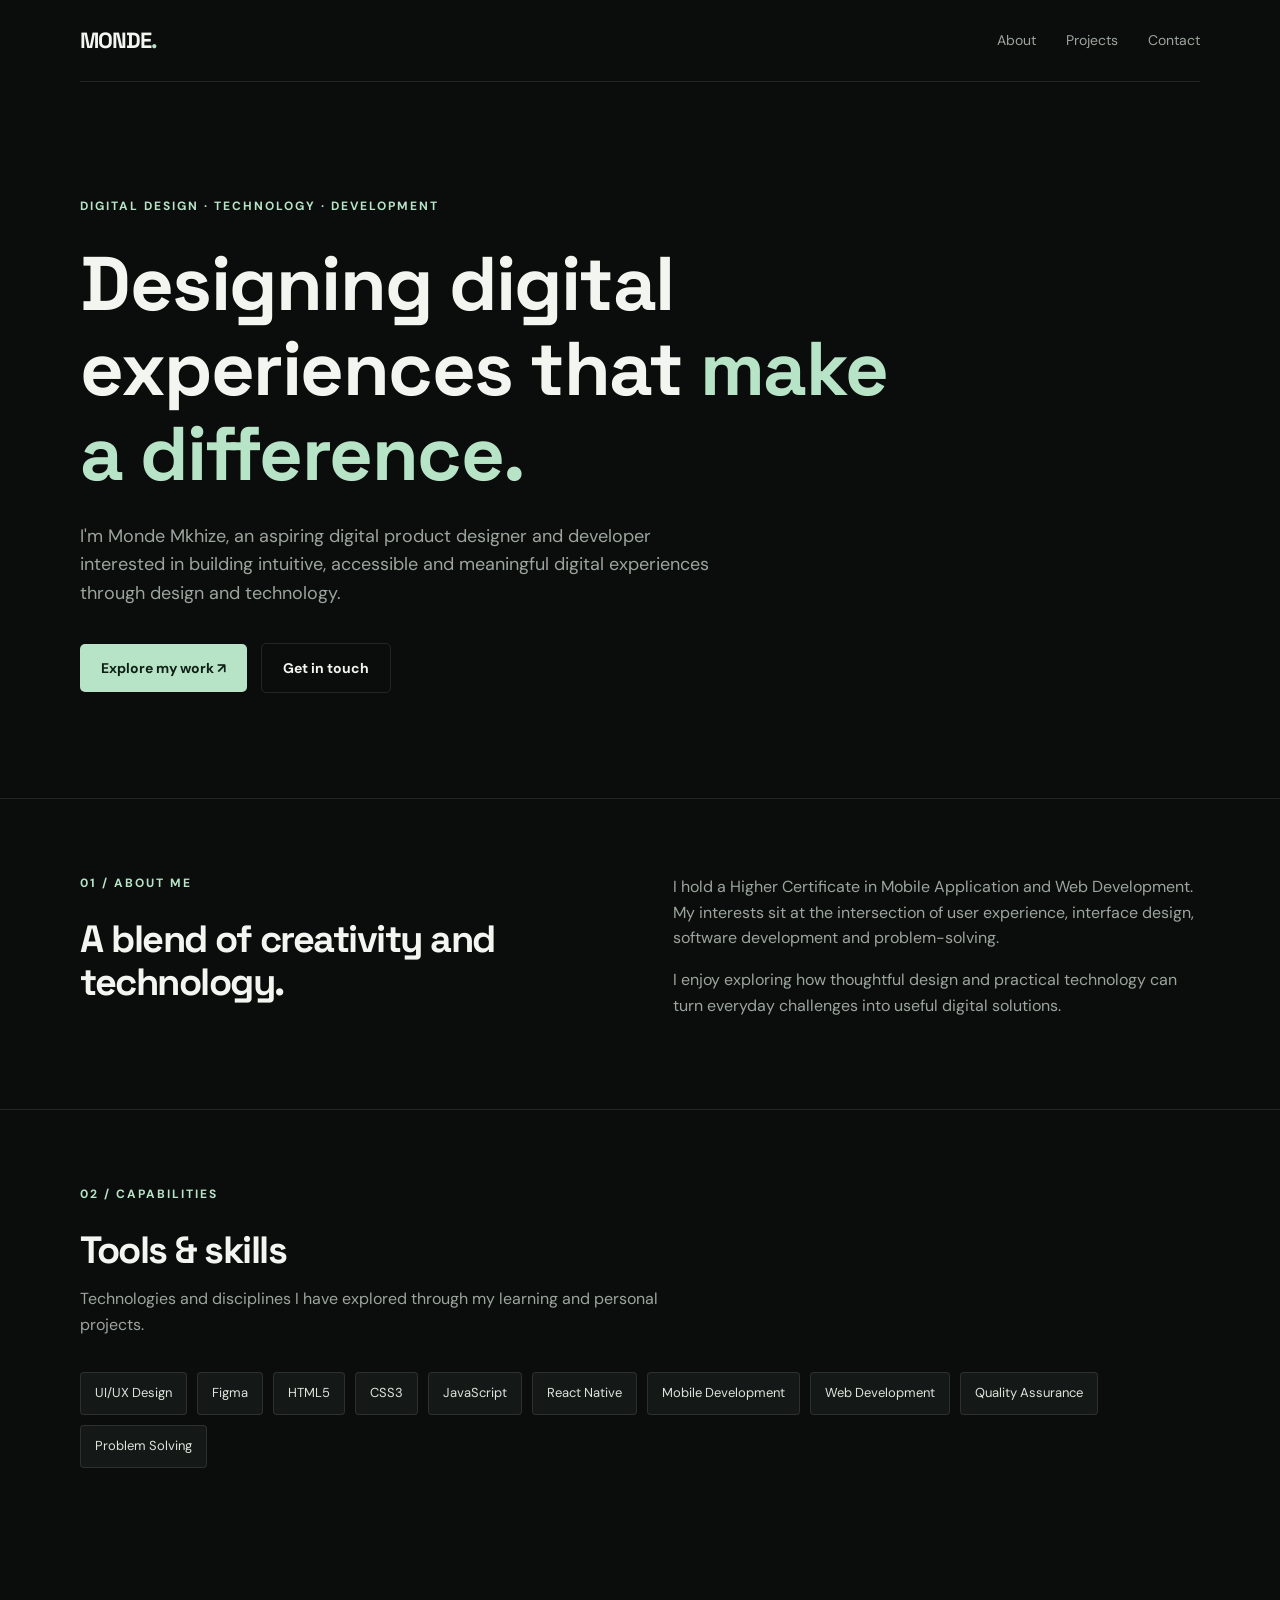
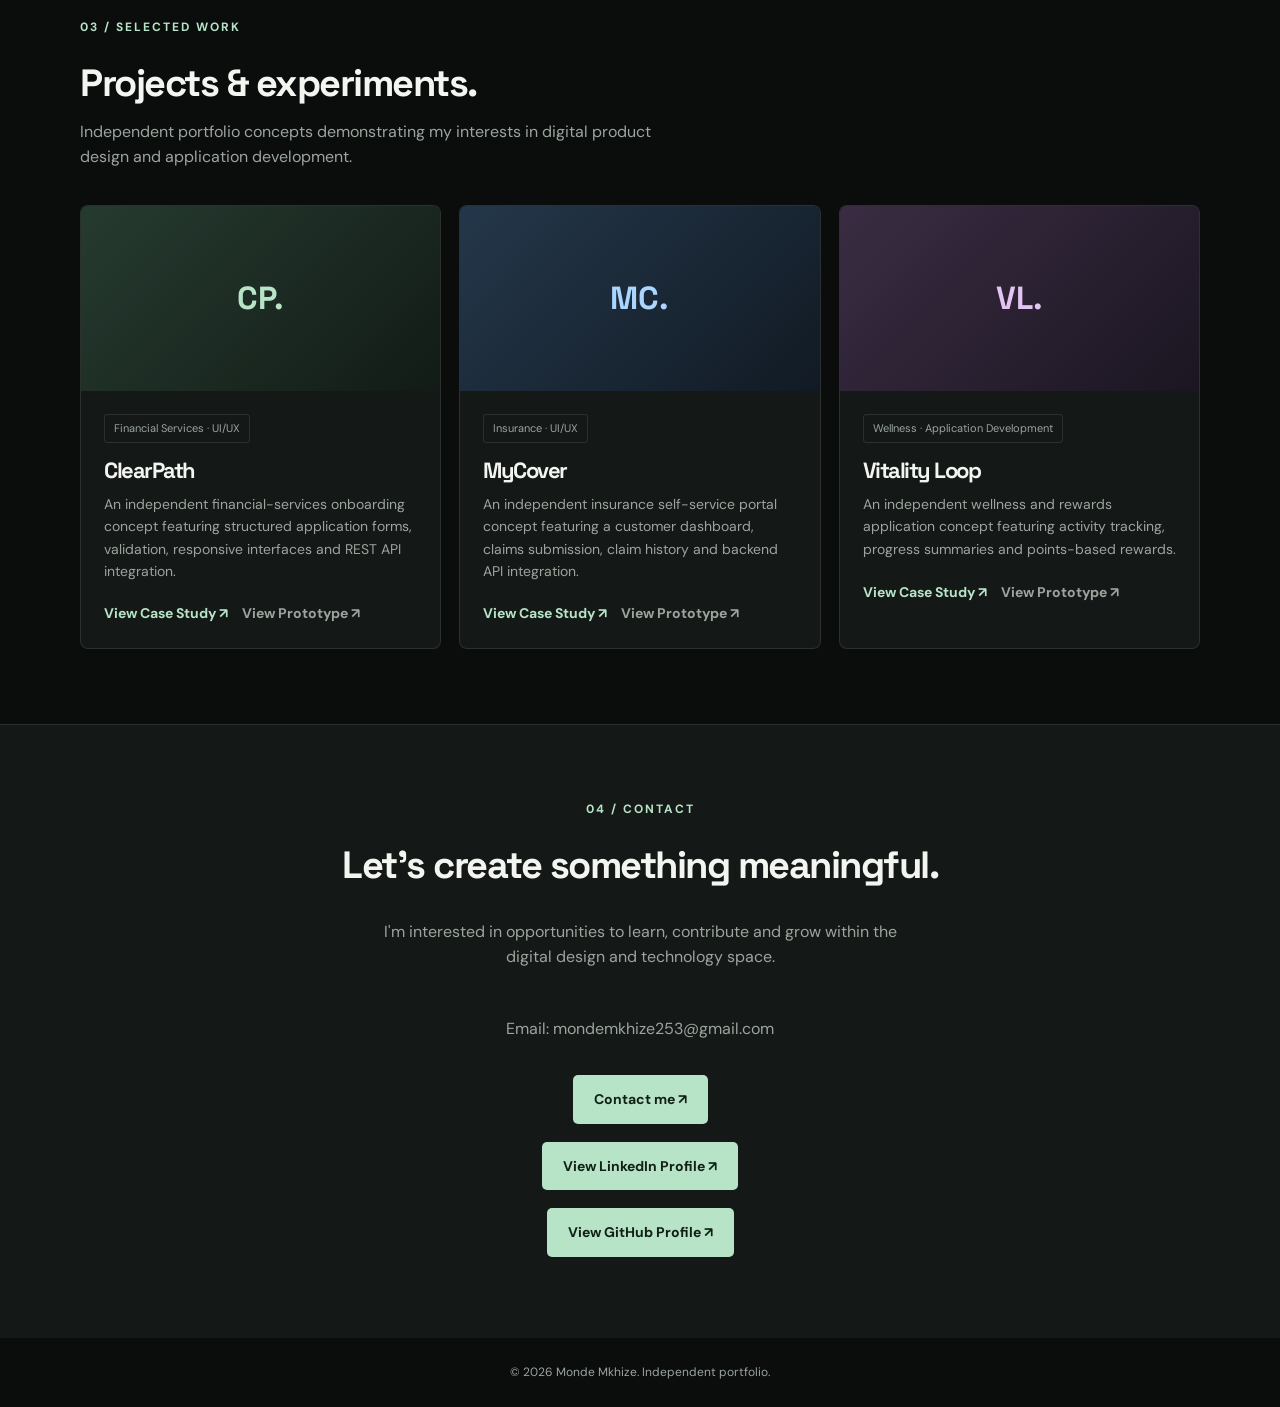
<file: public/index.html>
<!DOCTYPE html>
<html lang="en">
<head>
  <meta charset="UTF-8">
  <meta name="viewport" content="width=device-width, initial-scale=1.0">
  <meta name="description" content="Monde Mkhize — Digital Product Design, UI/UX and Web Development Portfolio.">
  <title>Monde Mkhize | Digital Design & Development</title>

  <link rel="preconnect" href="https://fonts.googleapis.com">
  <link rel="preconnect" href="https://fonts.gstatic.com" crossorigin>
  <link href="https://fonts.googleapis.com/css2?family=DM+Sans:wght@400;500;600;700&family=Space+Grotesk:wght@400;500;600;700&display=swap" rel="stylesheet">

  <style>
    :root {
      --bg: #0b0d0c;
      --surface: #141816;
      --surface-light: #1c211e;
      --text: #f3f5f1;
      --muted: #9ba59d;
      --accent: #b7e4c7;
      --border: rgba(255,255,255,.1);
    }

    * { box-sizing: border-box; margin: 0; padding: 0; }

    html { scroll-behavior: smooth; }

    body {
      background: var(--bg);
      color: var(--text);
      font-family: 'DM Sans', sans-serif;
      line-height: 1.6;
    }

    a { color: inherit; text-decoration: none; }

    .container {
      width: min(1120px, 90%);
      margin: auto;
    }

    nav {
      height: 82px;
      display: flex;
      align-items: center;
      justify-content: space-between;
      border-bottom: 1px solid var(--border);
    }

    .logo {
      font-family: 'Space Grotesk', sans-serif;
      font-size: 22px;
      font-weight: 700;
      letter-spacing: -1px;
    }

    .logo span { color: var(--accent); }

    .nav-links {
      display: flex;
      gap: 30px;
      color: var(--muted);
      font-size: 14px;
    }

    .nav-links a:hover { color: var(--accent); }

    .hero {
      padding: 115px 0 105px;
      max-width: 850px;
    }

    .eyebrow {
      color: var(--accent);
      font-size: 12px;
      font-weight: 700;
      letter-spacing: 2px;
      text-transform: uppercase;
      margin-bottom: 25px;
    }

    h1, h2, h3 {
      font-family: 'Space Grotesk', sans-serif;
      line-height: 1.12;
      letter-spacing: -1.5px;
    }

    h1 {
      font-size: clamp(43px, 7vw, 76px);
      margin-bottom: 25px;
    }

    h1 span { color: var(--accent); }

    .hero-description {
      color: var(--muted);
      font-size: 18px;
      max-width: 650px;
      margin-bottom: 35px;
    }

    .button {
      display: inline-block;
      padding: 13px 21px;
      border-radius: 5px;
      background: var(--accent);
      color: #102017;
      font-weight: 700;
      font-size: 14px;
      transition: .2s;
    }

    .button:hover { transform: translateY(-3px); }

    .button.secondary {
      background: transparent;
      color: var(--text);
      border: 1px solid var(--border);
      margin-left: 10px;
    }

    section { padding: 75px 0; }

    .section-heading {
      font-size: 38px;
      margin-bottom: 14px;
    }

    .section-description {
      color: var(--muted);
      margin-bottom: 35px;
      max-width: 620px;
    }

    .about {
      border-top: 1px solid var(--border);
      border-bottom: 1px solid var(--border);
    }

    .about-content {
      display: grid;
      grid-template-columns: 1fr 1fr;
      gap: 65px;
      align-items: start;
    }

    .about-content p {
      color: var(--muted);
      margin-bottom: 16px;
    }

    .skills {
      display: flex;
      flex-wrap: wrap;
      gap: 10px;
    }

    .skill {
      border: 1px solid var(--border);
      background: var(--surface);
      padding: 10px 14px;
      border-radius: 4px;
      color: #dce5dd;
      font-size: 13px;
    }

    .projects {
      display: grid;
      grid-template-columns: repeat(3, 1fr);
      gap: 18px;
    }

    .project-card {
      background: var(--surface);
      border: 1px solid var(--border);
      border-radius: 8px;
      overflow: hidden;
      transition: .25s;
    }

    .project-card:hover {
      transform: translateY(-6px);
      border-color: rgba(183,228,199,.5);
    }

    .project-visual {
      height: 185px;
      display: flex;
      align-items: center;
      justify-content: center;
      background: linear-gradient(135deg, #263b30, #121b16);
      font-family: 'Space Grotesk', sans-serif;
      font-size: 32px;
      font-weight: 700;
      color: var(--accent);
    }

    .project-card:nth-child(2) .project-visual {
      background: linear-gradient(135deg, #24374a, #111a24);
      color: #a9d5ff;
    }

    .project-card:nth-child(3) .project-visual {
      background: linear-gradient(135deg, #3a2d43, #1b1521);
      color: #e2c4f2;
    }

    .project-info { padding: 23px; }

    .project-info h3 {
      font-size: 22px;
      margin-bottom: 10px;
    }

    .project-info p {
      color: var(--muted);
      font-size: 14px;
      min-height: 68px;
      margin-bottom: 20px;
    }

    .project-link {
      color: var(--accent);
      font-size: 14px;
      font-weight: 700;
    }

    .project-link:hover { text-decoration: underline; }

   .project-actions {
  display: flex;
  flex-wrap: wrap;
  gap: 14px;
}

.project-link.secondary-link {
  color: var(--muted);
}

.contact .container {
  display: flex;
  flex-direction: column;
  align-items: center;
}

.contact .button {
  display: inline-block;
  margin: 6px 0;
}

.contact .button + .button {
  margin-top: 12px;
}

    .tag {
      display: inline-block;
      color: var(--muted);
      border: 1px solid var(--border);
      padding: 5px 9px;
      border-radius: 3px;
      font-size: 11px;
      margin-bottom: 15px;
    }

    .contact {
      background: var(--surface);
      border-top: 1px solid var(--border);
      text-align: center;
    }

    .contact p {
      color: var(--muted);
      margin: 18px auto 28px;
      max-width: 550px;
    }

    footer {
      padding: 25px 0;
      color: var(--muted);
      font-size: 12px;
      text-align: center;
    }

    @media (max-width: 800px) {
      .projects { grid-template-columns: 1fr; }
      .about-content { grid-template-columns: 1fr; gap: 30px; }
      .hero { padding: 85px 0; }
    }

    @media (max-width: 500px) {
      .nav-links { gap: 13px; font-size: 12px; }
      .logo { font-size: 18px; }
      .button.secondary { margin: 12px 0 0; }
      .section-heading { font-size: 31px; }
    }
  </style>
</head>

<body>

  <nav class="container">
    <a href="#" class="logo">MONDE<span>.</span></a>
    <div class="nav-links">
      <a href="#about">About</a>
      <a href="#projects">Projects</a>
      <a href="#contact">Contact</a>
    </div>
  </nav>

  <main>
    <header class="container">
      <div class="hero">
        <div class="eyebrow">Digital Design · Technology · Development</div>

        <h1>
          Designing digital experiences that
          <span>make a difference.</span>
        </h1>

        <p class="hero-description">
          I'm Monde Mkhize, an aspiring digital product designer and
          developer interested in building intuitive, accessible and
          meaningful digital experiences through design and technology.
        </p>

        <a href="#projects" class="button">Explore my work ↗</a>
        <a href="#contact" class="button secondary">Get in touch</a>
      </div>
    </header>

    <section class="about">
      <div class="container about-content">
        <div>
          <div class="eyebrow">01 / About me</div>
          <h2 class="section-heading">A blend of creativity and technology.</h2>
        </div>

        <div>
          <p>
            I hold a Higher Certificate in Mobile Application and Web
            Development. My interests sit at the intersection of user
            experience, interface design, software development and
            problem-solving.
          </p>
          <p>
            I enjoy exploring how thoughtful design and practical
            technology can turn everyday challenges into useful
            digital solutions.
          </p>
        </div>
      </div>
    </section>

    <section class="container">
      <div class="eyebrow">02 / Capabilities</div>
      <h2 class="section-heading">Tools & skills</h2>
      <p class="section-description">
        Technologies and disciplines I have explored through my learning
        and personal projects.
      </p>

      <div class="skills">
        <span class="skill">UI/UX Design</span>
        <span class="skill">Figma</span>
        <span class="skill">HTML5</span>
        <span class="skill">CSS3</span>
        <span class="skill">JavaScript</span>
        <span class="skill">React Native</span>
        <span class="skill">Mobile Development</span>
        <span class="skill">Web Development</span>
        <span class="skill">Quality Assurance</span>
        <span class="skill">Problem Solving</span>
      </div>
    </section>

    <section class="container" id="projects">
      <div class="eyebrow">03 / Selected work</div>
      <h2 class="section-heading">Projects & experiments.</h2>
      <p class="section-description">
        Independent portfolio concepts demonstrating my interests in
        digital product design and application development.
      </p>

      <div class="projects">

        <article class="project-card">
  <div class="project-visual">CP.</div>

  <div class="project-info">
    <span class="tag">Financial Services · UI/UX</span>

    <h3>ClearPath</h3>

    <p>
      An independent financial-services onboarding concept
      featuring structured application forms, validation,
      responsive interfaces and REST API integration.
    </p>

    <div class="project-actions">
      <a class="project-link"
         href="./case-studies/clearpath.html">
        View Case Study ↗
      </a>

      <a class="project-link secondary-link"
         href="apps/clearpath/index.html"
         target="_blank"
         rel="noopener noreferrer">
        View Prototype ↗
      </a>
    </div>
  </div>
</article>

        <article class="project-card">
  <div class="project-visual">MC.</div>

  <div class="project-info">
    <span class="tag">Insurance · UI/UX</span>

    <h3>MyCover</h3>

    <p>
      An independent insurance self-service portal concept
      featuring a customer dashboard, claims submission,
      claim history and backend API integration.
    </p>

    <div class="project-actions">
      <a class="project-link"
         href="./case-studies/mycover.html">
        View Case Study ↗
      </a>

      <a class="project-link secondary-link"
         href="apps/mycover/index.html"
         target="_blank"
         rel="noopener noreferrer">
        View Prototype ↗
      </a>
    </div>
  </div>
</article>

        <article class="project-card">
  <div class="project-visual">VL.</div>

  <div class="project-info">
    <span class="tag">Wellness · Application Development</span>

    <h3>Vitality Loop</h3>

    <p>
      An independent wellness and rewards application concept
      featuring activity tracking, progress summaries and
      points-based rewards.
    </p>

    <div class="project-actions">
      <a class="project-link"
         href="./case-studies/vitality.html">
        View Case Study ↗
      </a>

      <a class="project-link secondary-link"
         href="apps/vitality/index.html"
         target="_blank"
         rel="noopener noreferrer">
        View Prototype ↗
      </a>
    </div>
  </div>
</article>

      </div>
    </section>

    
<section class="contact" id="contact">
  <div class="container">
    <div class="eyebrow">04 / Contact</div>

    <h2 class="section-heading">
      Let's create something meaningful.
    </h2>

    <p>
      I'm interested in opportunities to learn, contribute and
      grow within the digital design and technology space.
    </p>

    <p>
      Email:
      <a href="mailto:mondemkhize253@gmail.com">
        mondemkhize253@gmail.com
      </a>
    </p>

    <a href="https://mail.google.com/mail/?view=cm&fs=1&to=mondemkhize253@gmail.com"
   class="button"
   target="_blank"
   rel="noopener noreferrer">
  Contact me ↗
</a>

<a href="https://www.linkedin.com/in/monde-mkhize-50724b2a9/"
   class="button"
   target="_blank"
   rel="noopener noreferrer">
  View LinkedIn Profile ↗
</a>

<a href="https://github.com/mondemkhize23"
   class="button"
   target="_blank"
   rel="noopener noreferrer">
  View GitHub Profile ↗
</a>
  </div>
</section>

  </main>

  <footer>
    <div class="container">
      © <span id="year"></span> Monde Mkhize. Independent portfolio.
    </div>
  </footer>

  <script>
    document.getElementById("year").textContent =
      new Date().getFullYear();
  </script>

</body>
</html>
</file>
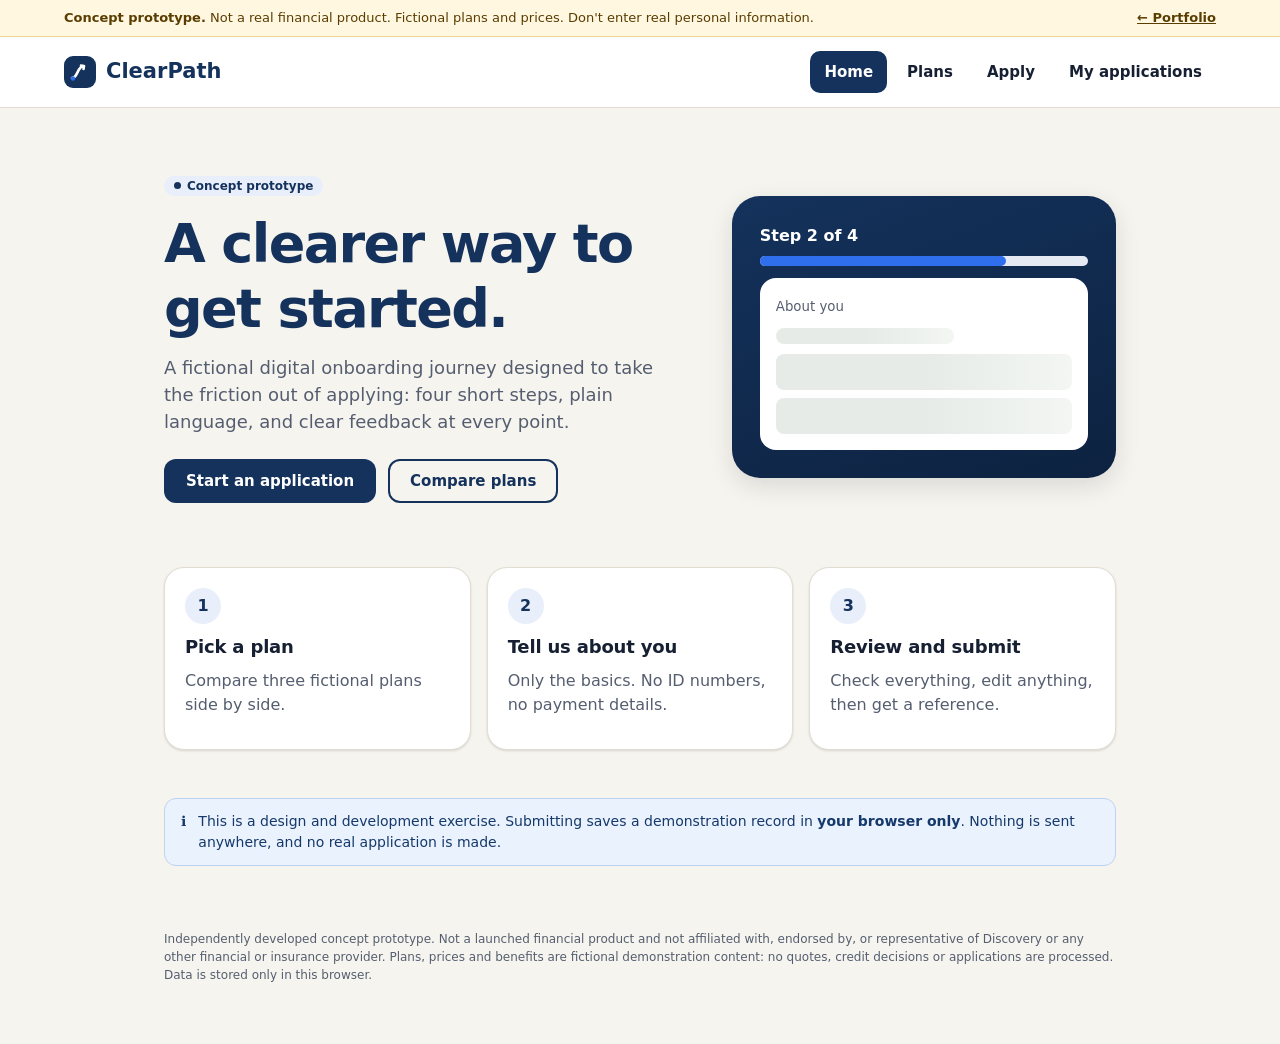
<file: public/apps/clearpath/index.html>
<!doctype html>
<html lang="en">
<head>
<meta charset="utf-8">
<meta name="viewport" content="width=device-width, initial-scale=1">
<meta name="theme-color" content="#14325c">
<title>ClearPath · Concept prototype</title>
<link rel="stylesheet" href="../../css/base.css">
<link rel="stylesheet" href="clearpath.css">
</head>
<body class="theme-cp">
<a class="skip" href="#main">Skip to content</a>
<div class="proto-bar"><span><strong>Concept prototype.</strong> Not a real financial product. Fictional plans and prices. Don't enter real personal information.</span><a href="../../index.html">← Portfolio</a></div>
<header class="site-header">
  <a class="logo" href="#/"><svg viewBox="0 0 32 32" aria-hidden="true"><rect width="32" height="32" rx="9" fill="#14325c"/><path d="M8 22c6 0 5-12 12-12M20 10l-3-.5M20 10l-.5 3" stroke="#fff" stroke-width="2.6" fill="none" stroke-linecap="round" stroke-linejoin="round"/><circle cx="9" cy="22.5" r="2.2" fill="#2f6fed"/></svg>ClearPath</a>
  <button class="menu-btn" id="menuBtn" aria-expanded="false" aria-controls="nav">Menu</button>
  <nav id="nav" aria-label="Main">
    <a href="#/" data-r="home">Home</a>
    <a href="#/plans" data-r="plans">Plans</a>
    <a href="#/apply/1" data-r="apply">Apply</a>
    <a href="#/applications" data-r="applications">My applications <span class="count" id="appCount" hidden></span></a>
  </nav>
</header>
<main id="main" tabindex="-1"></main>
<footer class="site-footer"><p class="disclaimer">Independently developed concept prototype. Not a launched financial product and not affiliated with, endorsed by, or representative of Discovery or any other financial or insurance provider. Plans, prices and benefits are fictional demonstration content: no quotes, credit decisions or applications are processed. Data is stored only in this browser.</p></footer>
<script src="../../js/common.js"></script>
<script src="clearpath.js"></script>
</body>
</html>
</file>
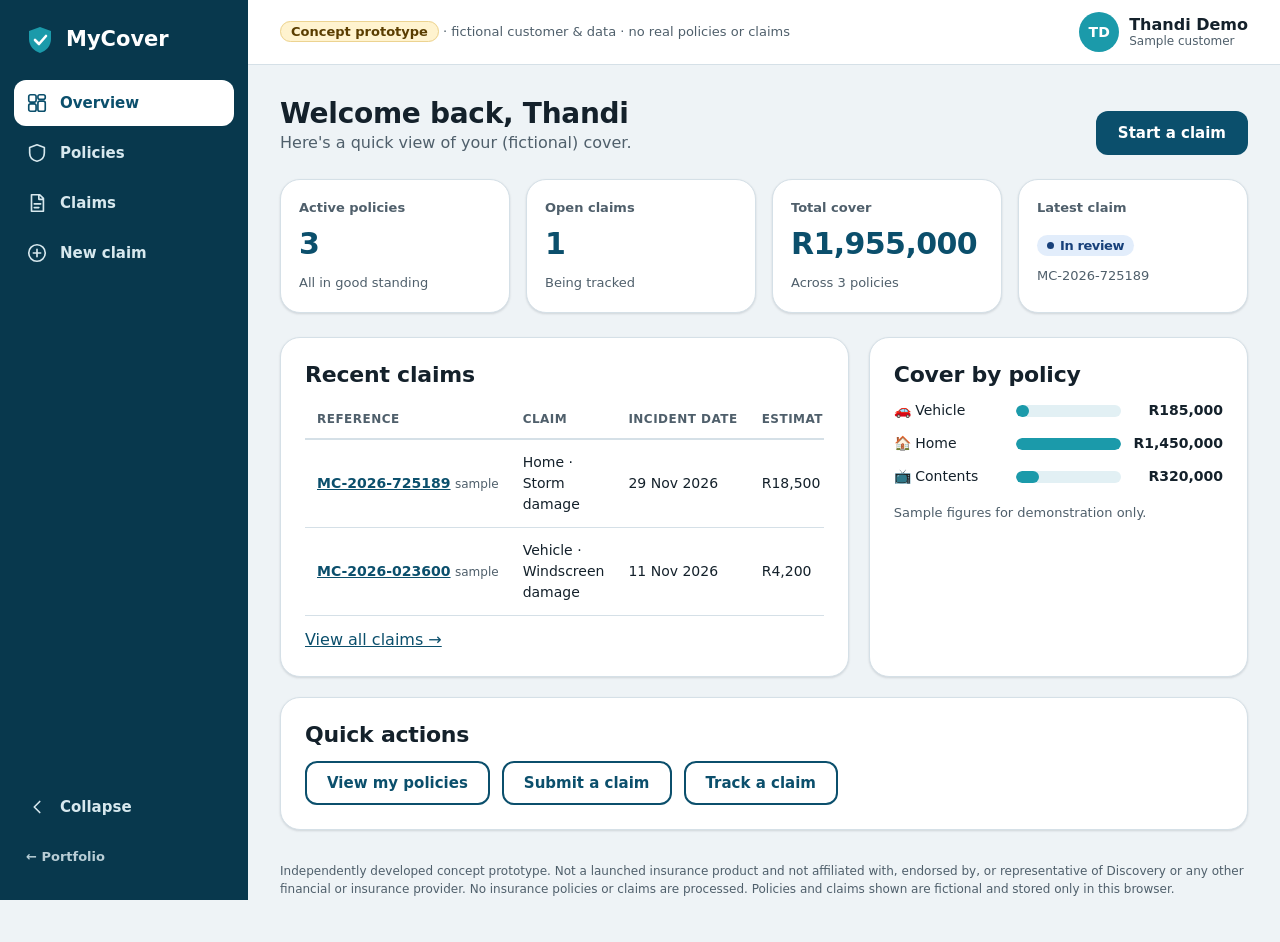
<file: public/apps/mycover/index.html>
<!doctype html>
<html lang="en">
<head>
<meta charset="utf-8">
<meta name="viewport" content="width=device-width, initial-scale=1">
<meta name="theme-color" content="#0b4f6c">
<title>MyCover · Concept prototype</title>
<link rel="stylesheet" href="../../css/base.css">
<link rel="stylesheet" href="mycover.css">
</head>
<body class="theme-mc">
<a class="skip" href="#main">Skip to content</a>
<div class="shell" id="shell">
  <aside class="sidebar" id="sidebar" aria-label="Sidebar">
    <div class="brand"><svg viewBox="0 0 32 32" aria-hidden="true"><path d="M16 3l11 4v8c0 7-5 12-11 14C10 27 5 22 5 15V7z" fill="#1b9aaa"/><path d="M11 16l4 4 7-8" stroke="#fff" stroke-width="2.6" fill="none" stroke-linecap="round" stroke-linejoin="round"/></svg><span class="label">MyCover</span></div>
    <nav id="nav" aria-label="Main">
      <a href="#/overview" data-r="overview"><svg viewBox="0 0 24 24" aria-hidden="true"><rect x="3" y="3" width="8" height="8" rx="2"/><rect x="13" y="3" width="8" height="5" rx="2"/><rect x="13" y="10" width="8" height="11" rx="2"/><rect x="3" y="13" width="8" height="8" rx="2"/></svg><span class="label">Overview</span></a>
      <a href="#/policies" data-r="policies"><svg viewBox="0 0 24 24" aria-hidden="true"><path d="M12 3l8 3v6c0 5-3.5 8-8 9-4.5-1-8-4-8-9V6z"/></svg><span class="label">Policies</span></a>
      <a href="#/claims" data-r="claims"><svg viewBox="0 0 24 24" aria-hidden="true"><path d="M6 3h9l4 4v14H6zM14 3v5h5M9 13h7M9 17h5"/></svg><span class="label">Claims</span></a>
      <a href="#/new" data-r="new"><svg viewBox="0 0 24 24" aria-hidden="true"><circle cx="12" cy="12" r="9"/><path d="M12 8v8M8 12h8"/></svg><span class="label">New claim</span></a>
    </nav>
    <div class="side-foot"><button class="collapse" id="collapse" aria-pressed="false"><svg viewBox="0 0 24 24" aria-hidden="true"><path d="M15 6l-6 6 6 6"/></svg><span class="label">Collapse</span></button><a class="label back" href="../../index.html">← Portfolio</a></div>
  </aside>
  <div class="scrim" id="scrim" hidden></div>
  <div class="content">
    <header class="topbar">
      <button class="menu-btn" id="menuBtn" aria-label="Open menu" aria-expanded="false" aria-controls="sidebar"><svg viewBox="0 0 24 24" aria-hidden="true"><path d="M4 7h16M4 12h16M4 17h16"/></svg></button>
      <div class="proto"><b>Concept prototype</b><span> · fictional customer &amp; data · no real policies or claims</span></div>
      <div class="user"><span class="avatar" aria-hidden="true">TD</span><span class="who"><b>Thandi Demo</b><small>Sample customer</small></span></div>
    </header>
    <main id="main" tabindex="-1"></main>
    <footer class="foot"><p class="disclaimer">Independently developed concept prototype. Not a launched insurance product and not affiliated with, endorsed by, or representative of Discovery or any other financial or insurance provider. No insurance policies or claims are processed. Policies and claims shown are fictional and stored only in this browser.</p></footer>
  </div>
</div>
<script src="../../js/common.js"></script>
<script src="mycover.js"></script>
</body>
</html>
</file>
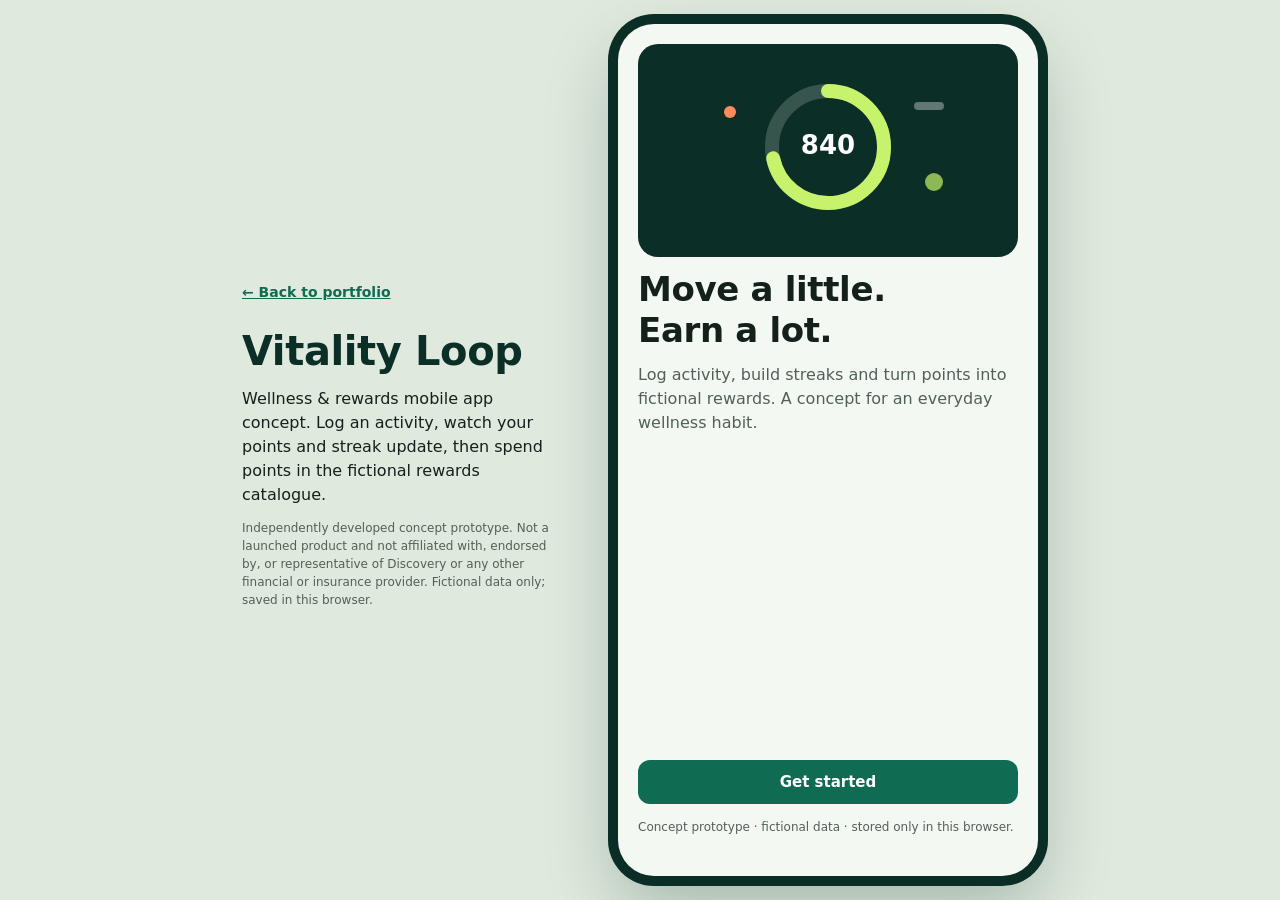
<file: public/apps/vitality/index.html>
<!doctype html>
<html lang="en">
<head>
<meta charset="utf-8">
<meta name="viewport" content="width=device-width, initial-scale=1">
<meta name="theme-color" content="#0f6b52">
<title>Vitality Loop · Concept prototype</title>
<link rel="stylesheet" href="../../css/base.css">
<link rel="stylesheet" href="vitality.css">
</head>
<body class="theme-vl">
<a class="skip" href="#main">Skip to content</a>
<div class="stage">
  <aside class="stage-note">
    <a href="../../index.html" class="back">← Back to portfolio</a>
    <h1>Vitality Loop</h1>
    <p>Wellness &amp; rewards mobile app concept. Log an activity, watch your points and streak update, then spend points in the fictional rewards catalogue.</p>
    <p class="disclaimer">Independently developed concept prototype. Not a launched product and not affiliated with, endorsed by, or representative of Discovery or any other financial or insurance provider. Fictional data only; saved in this browser.</p>
  </aside>
  <div class="phone" id="phone">
    <main id="main" tabindex="-1"></main>
    <nav class="tabbar" id="tabbar" aria-label="Main" hidden>
      <a href="#/home" data-tab="home"><svg viewBox="0 0 24 24" aria-hidden="true"><path d="M3 11l9-8 9 8v9a1 1 0 01-1 1h-5v-6H9v6H4a1 1 0 01-1-1z"/></svg><span>Home</span></a>
      <a href="#/log" data-tab="log"><svg viewBox="0 0 24 24" aria-hidden="true"><circle cx="12" cy="12" r="9"/><path d="M12 8v8M8 12h8"/></svg><span>Log</span></a>
      <a href="#/history" data-tab="history"><svg viewBox="0 0 24 24" aria-hidden="true"><path d="M4 6h16M4 12h16M4 18h10"/></svg><span>History</span></a>
      <a href="#/rewards" data-tab="rewards"><svg viewBox="0 0 24 24" aria-hidden="true"><path d="M20 12v9H4v-9M2 7h20v5H2zM12 21V7M12 7S10 2 7 3s0 4 5 4zm0 0s2-5 5-4-0 4-5 4z"/></svg><span>Rewards</span></a>
      <a href="#/profile" data-tab="profile"><svg viewBox="0 0 24 24" aria-hidden="true"><circle cx="12" cy="8" r="4"/><path d="M4 21c1-4 4-6 8-6s7 2 8 6"/></svg><span>Profile</span></a>
    </nav>
  </div>
</div>
<script src="../../js/common.js"></script>
<script src="vitality.js"></script>
</body>
</html>
</file>
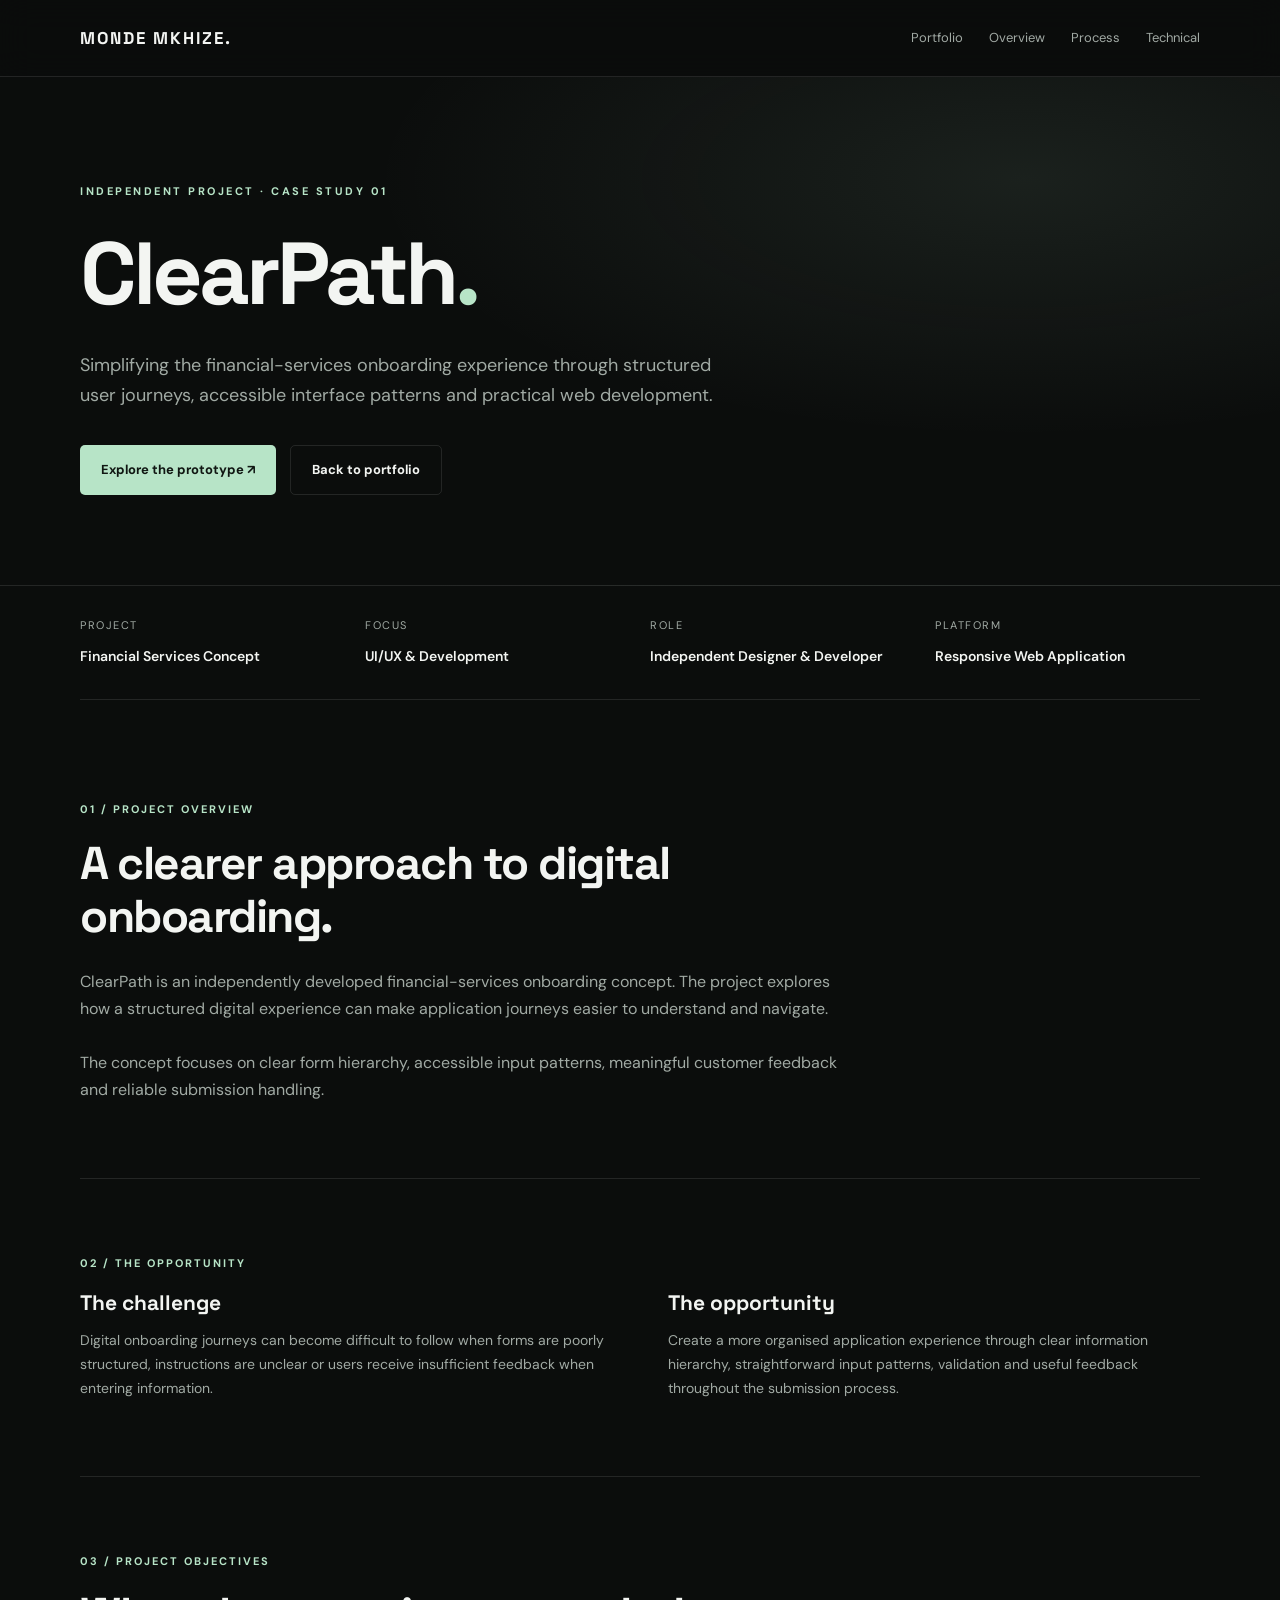
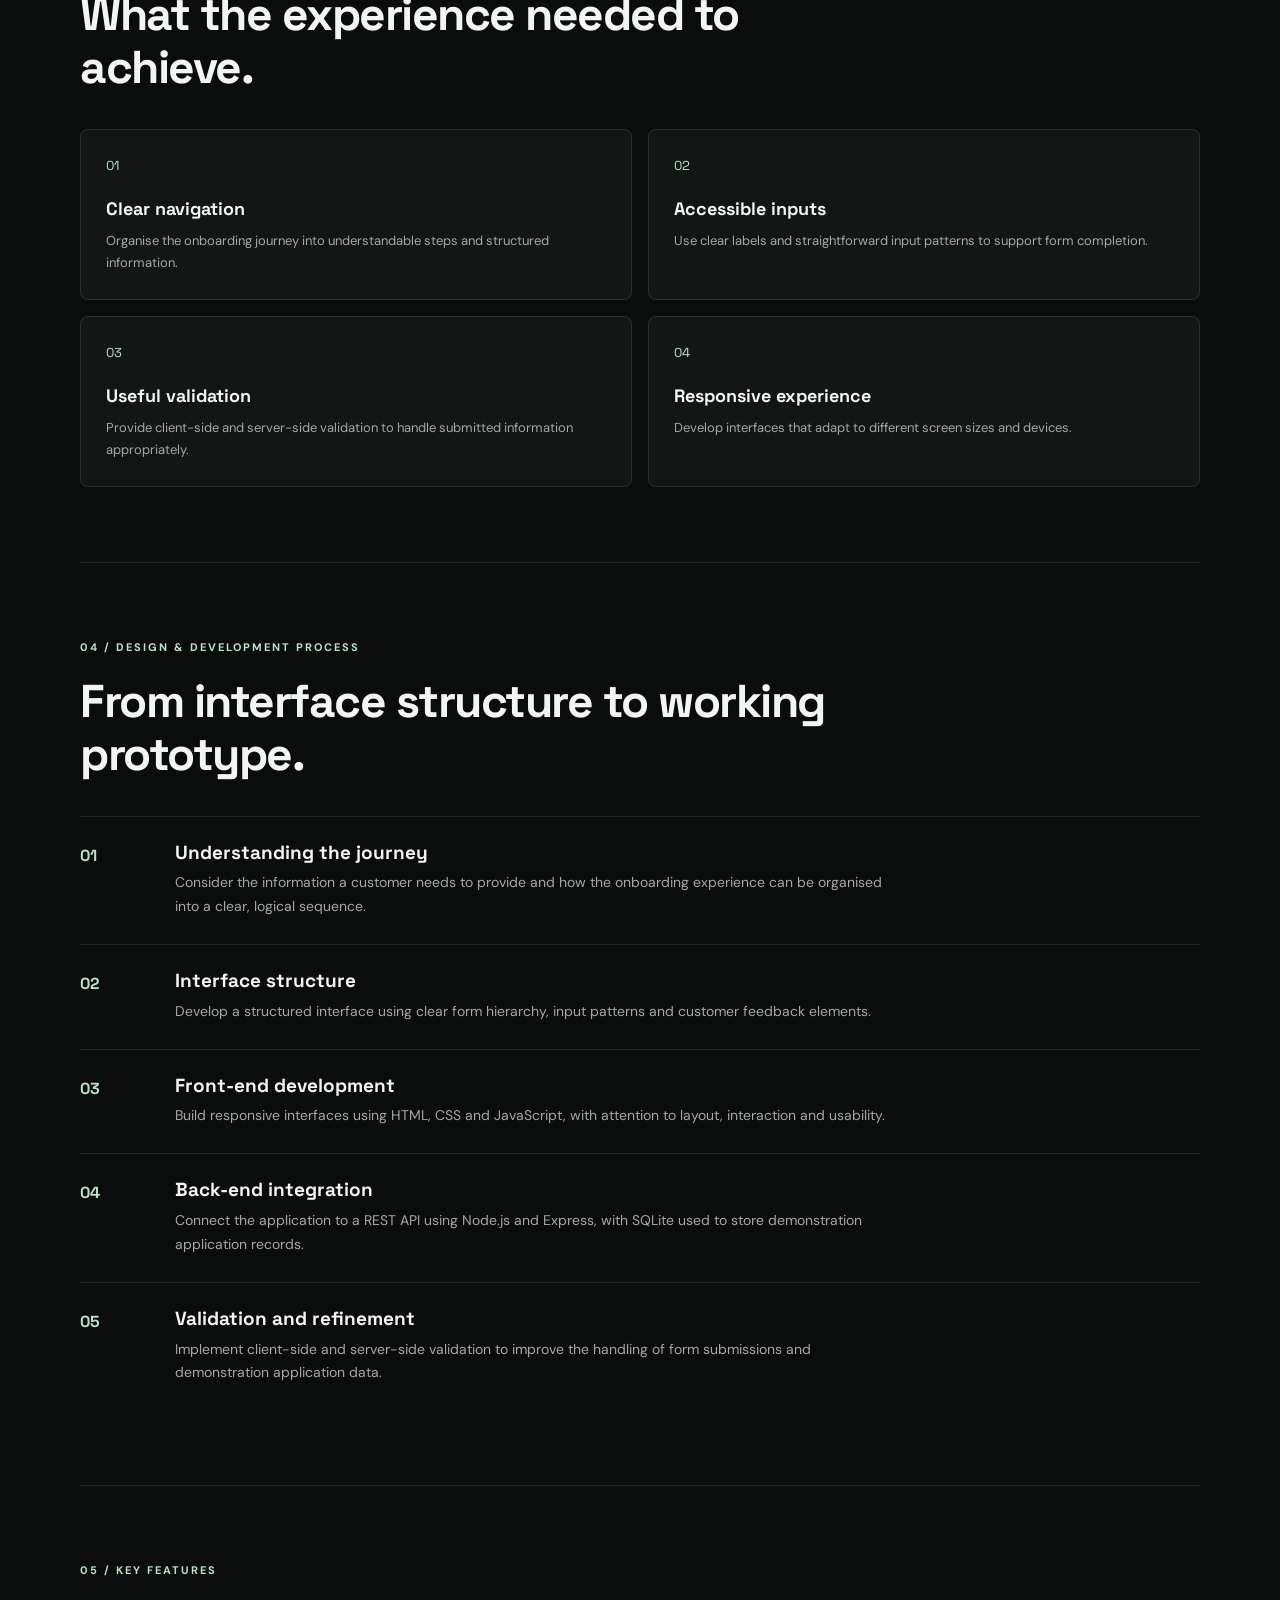
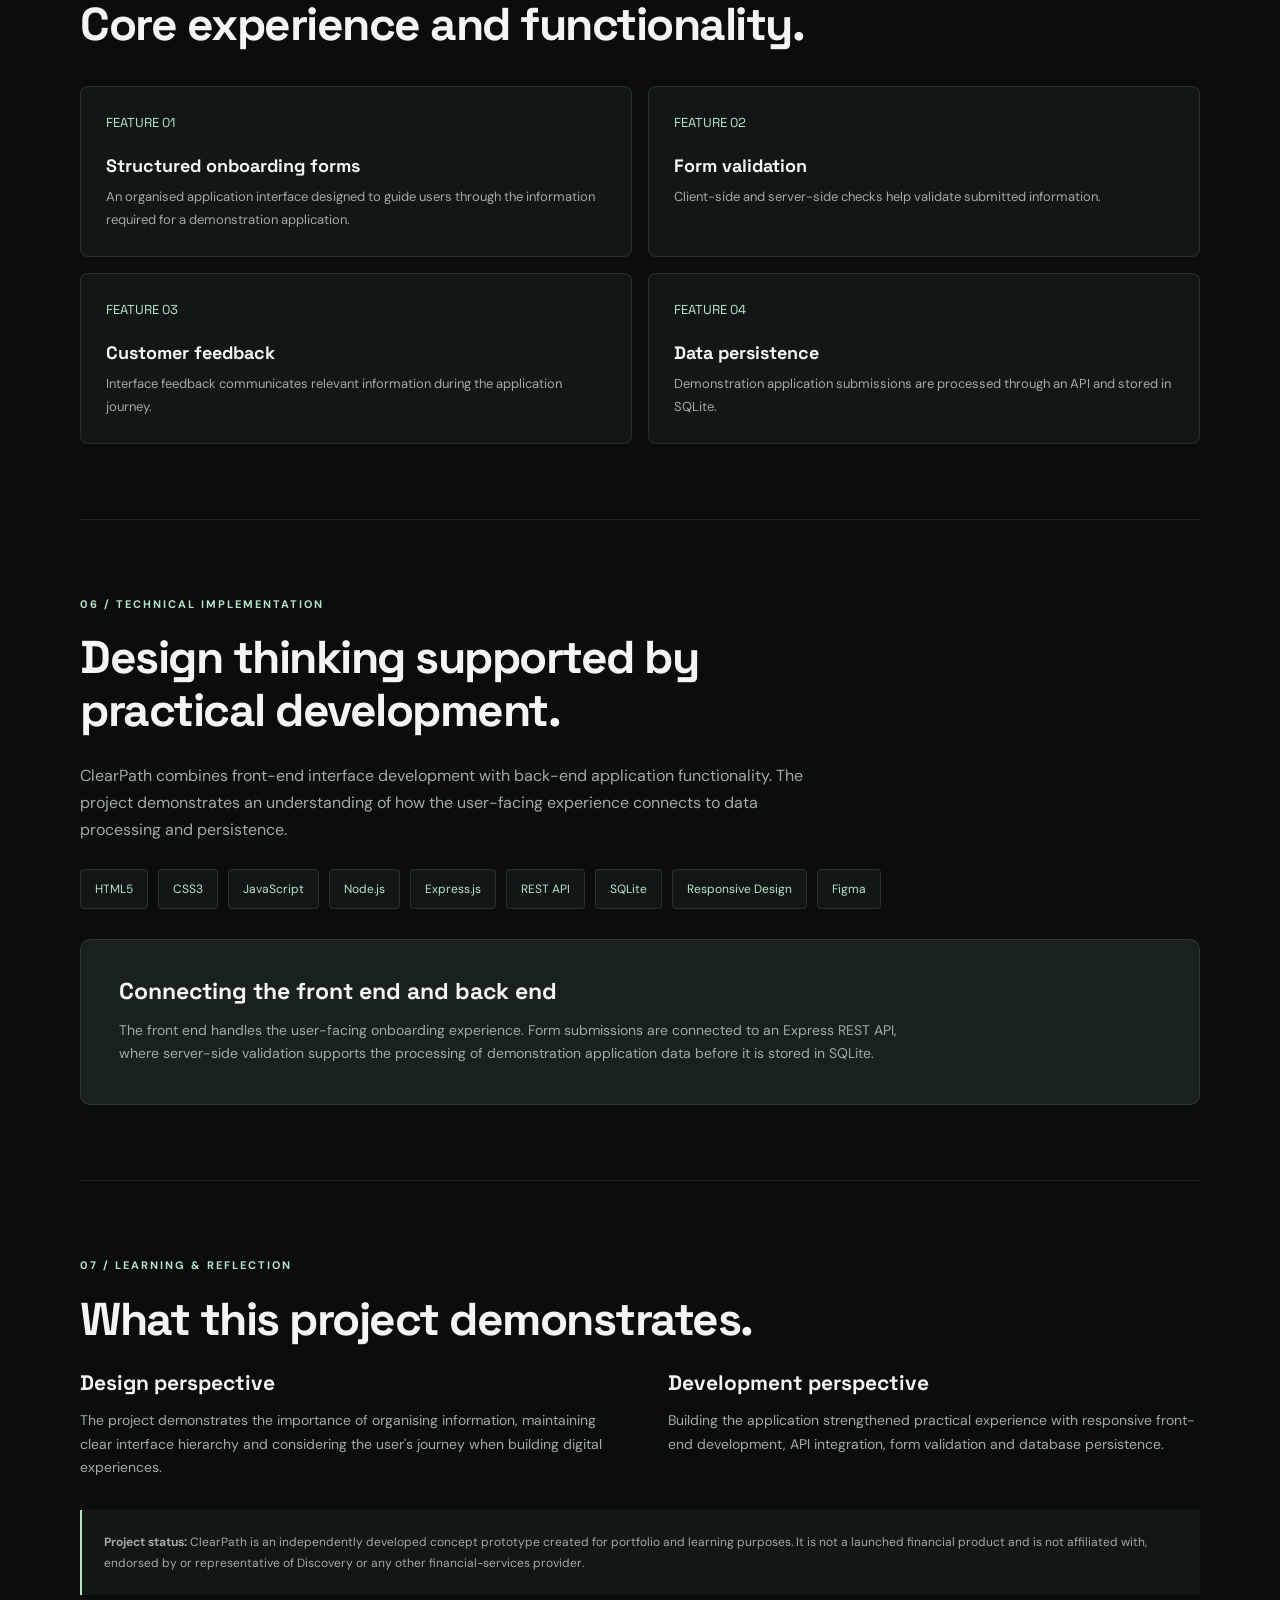
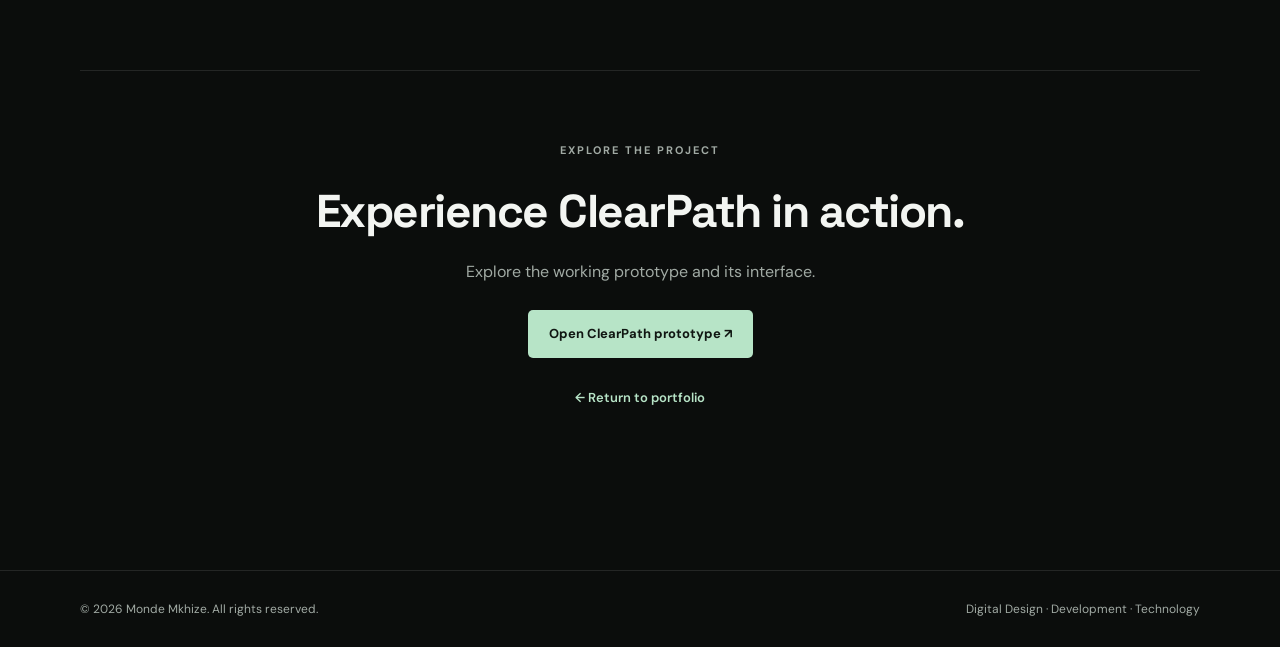
<file: public/case-studies/clearpath.html>
<!DOCTYPE html>
<html lang="en">
<head>
  <meta charset="UTF-8">
  <meta name="viewport" content="width=device-width, initial-scale=1.0">
  <meta name="description" content="ClearPath — an independent financial-services onboarding concept by Monde Mkhize, showcasing user experience design and web development.">
  <meta name="theme-color" content="#0b0d0c">
  <title>ClearPath | Case Study — Monde Mkhize</title>

  <link rel="preconnect" href="https://fonts.googleapis.com">
  <link rel="preconnect" href="https://fonts.gstatic.com" crossorigin>
  <link href="https://fonts.googleapis.com/css2?family=DM+Sans:wght@400;500;600;700&family=Space+Grotesk:wght@400;500;600;700&display=swap" rel="stylesheet">

  <style>
    :root {
      --background: #0b0d0c;
      --surface: #121715;
      --surface-light: #19211d;
      --accent: #b7e4c7;
      --text: #f3f5f2;
      --muted: #a1aaa4;
      --border: rgba(255,255,255,0.10);
      --max-width: 1120px;
    }

    * {
      box-sizing: border-box;
      margin: 0;
      padding: 0;
    }

    html {
      scroll-behavior: smooth;
    }

    body {
      background: var(--background);
      color: var(--text);
      font-family: "DM Sans", sans-serif;
      line-height: 1.7;
    }

    a {
      color: inherit;
      text-decoration: none;
    }

    .container {
      width: min(100% - 48px, var(--max-width));
      margin: auto;
    }

    header {
      border-bottom: 1px solid var(--border);
      position: sticky;
      top: 0;
      z-index: 10;
      background: rgba(11,13,12,0.92);
      backdrop-filter: blur(16px);
    }

    nav {
      min-height: 76px;
      display: flex;
      align-items: center;
      justify-content: space-between;
      gap: 20px;
    }

    .logo {
      font-family: "Space Grotesk", sans-serif;
      font-weight: 700;
      letter-spacing: 2px;
      font-size: 17px;
    }

    .nav-links {
      display: flex;
      gap: 26px;
      align-items: center;
      color: var(--muted);
      font-size: 13px;
    }

    .nav-links a:hover,
    .back-link:hover {
      color: var(--accent);
    }

    .back-link {
      color: var(--accent);
      font-size: 13px;
      font-weight: 600;
    }

    .hero {
      padding: 105px 0 90px;
      border-bottom: 1px solid var(--border);
      background:
        radial-gradient(ellipse at 80% 20%, rgba(183,228,199,0.09), transparent 45%),
        var(--background);
    }

    .eyebrow {
      color: var(--accent);
      text-transform: uppercase;
      letter-spacing: 2.5px;
      font-size: 11px;
      font-weight: 700;
      margin-bottom: 22px;
    }

    h1, h2, h3 {
      font-family: "Space Grotesk", sans-serif;
      line-height: 1.15;
    }

    h1 {
      font-size: clamp(48px, 8vw, 88px);
      letter-spacing: -4px;
      max-width: 850px;
      margin-bottom: 26px;
    }

    .hero-description {
      color: var(--muted);
      font-size: 18px;
      max-width: 650px;
      margin-bottom: 34px;
    }

    .button-group {
      display: flex;
      flex-wrap: wrap;
      gap: 14px;
      margin-top: 30px;
    }

    .button {
      display: inline-flex;
      align-items: center;
      justify-content: center;
      padding: 13px 21px;
      border-radius: 5px;
      font-size: 13px;
      font-weight: 700;
      transition: 0.2s ease;
    }

    .button-primary {
      background: var(--accent);
      color: #101612;
    }

    .button-primary:hover {
      background: #d0f2dc;
      transform: translateY(-2px);
    }

    .button-secondary {
      border: 1px solid var(--border);
      color: var(--text);
    }

    .button-secondary:hover {
      border-color: var(--accent);
      color: var(--accent);
    }

    .project-meta {
      display: grid;
      grid-template-columns: repeat(4, 1fr);
      gap: 20px;
      padding: 30px 0;
      border-bottom: 1px solid var(--border);
    }

    .meta-item span {
      display: block;
      color: var(--muted);
      font-size: 11px;
      text-transform: uppercase;
      letter-spacing: 1.5px;
      margin-bottom: 7px;
    }

    .meta-item strong {
      font-size: 14px;
      font-weight: 600;
    }

    main {
      padding: 25px 0 90px;
    }

    .section {
      padding: 75px 0;
      border-bottom: 1px solid var(--border);
    }

    .section-label {
      color: var(--accent);
      text-transform: uppercase;
      letter-spacing: 2px;
      font-size: 11px;
      font-weight: 700;
      margin-bottom: 18px;
    }

    h2 {
      font-size: clamp(30px, 5vw, 46px);
      letter-spacing: -1.5px;
      max-width: 750px;
      margin-bottom: 25px;
    }

    .section-intro {
      color: var(--muted);
      max-width: 760px;
      font-size: 16px;
    }

    .two-column {
      display: grid;
      grid-template-columns: 1fr 1fr;
      gap: 55px;
      align-items: start;
    }

    .content-block h3 {
      font-size: 21px;
      margin-bottom: 14px;
    }

    .content-block p {
      color: var(--muted);
      font-size: 14px;
    }

    .feature-grid {
      display: grid;
      grid-template-columns: repeat(2, 1fr);
      gap: 16px;
      margin-top: 35px;
    }

    .feature-card {
      background: var(--surface);
      border: 1px solid var(--border);
      border-radius: 8px;
      padding: 25px;
    }

    .feature-number {
      color: var(--accent);
      font-family: "Space Grotesk", sans-serif;
      font-size: 13px;
      margin-bottom: 22px;
    }

    .feature-card h3 {
      font-size: 18px;
      margin-bottom: 10px;
    }

    .feature-card p {
      color: var(--muted);
      font-size: 13px;
    }

    .process-list {
      margin-top: 35px;
      display: grid;
      gap: 0;
    }

    .process-item {
      display: grid;
      grid-template-columns: 75px 1fr;
      gap: 20px;
      padding: 25px 0;
      border-top: 1px solid var(--border);
    }

    .process-item span {
      color: var(--accent);
      font-family: "Space Grotesk", sans-serif;
      font-weight: 700;
    }

    .process-item h3 {
      font-size: 19px;
      margin-bottom: 8px;
    }

    .process-item p {
      color: var(--muted);
      font-size: 14px;
      max-width: 720px;
    }

    .tech-list {
      display: flex;
      flex-wrap: wrap;
      gap: 10px;
      margin-top: 25px;
    }

    .tech-tag {
      border: 1px solid var(--border);
      background: var(--surface);
      padding: 9px 14px;
      border-radius: 4px;
      font-size: 12px;
      color: var(--accent);
    }

    .highlight-panel {
      background: var(--surface-light);
      border: 1px solid var(--border);
      border-radius: 10px;
      padding: 38px;
      margin-top: 30px;
    }

    .highlight-panel h3 {
      font-size: 23px;
      margin-bottom: 14px;
    }

    .highlight-panel p {
      color: var(--muted);
      font-size: 14px;
      max-width: 800px;
    }

    .disclaimer {
      color: var(--muted);
      font-size: 12px;
      padding: 22px;
      border-left: 2px solid var(--accent);
      background: var(--surface);
      margin-top: 30px;
    }

    .next-project {
      padding: 70px 0;
      text-align: center;
    }

    .next-project h2 {
      margin: 0 auto 20px;
    }

    .next-project p {
      color: var(--muted);
      margin-bottom: 25px;
    }

    footer {
      border-top: 1px solid var(--border);
      padding: 28px 0;
      color: var(--muted);
      font-size: 12px;
    }

    .footer-content {
      display: flex;
      justify-content: space-between;
      gap: 20px;
      flex-wrap: wrap;
    }

    @media (max-width: 700px) {
      .container {
        width: min(100% - 32px, var(--max-width));
      }

      nav {
        min-height: 68px;
      }

      .nav-links {
        gap: 13px;
        font-size: 11px;
      }

      .hero {
        padding: 75px 0 65px;
      }

      h1 {
        letter-spacing: -2px;
      }

      .project-meta {
        grid-template-columns: repeat(2, 1fr);
      }

      .two-column {
        grid-template-columns: 1fr;
        gap: 30px;
      }

      .feature-grid {
        grid-template-columns: 1fr;
      }

      .section {
        padding: 55px 0;
      }

      .highlight-panel {
        padding: 25px;
      }
    }

    @media (max-width: 420px) {
      .nav-links {
        gap: 9px;
      }

      .nav-links a {
        font-size: 10px;
      }

      .logo {
        font-size: 14px;
      }
    }
  </style>
</head>

<body>

  <header>
    <div class="container">
      <nav>
        <a class="logo" href="../index.html">MONDE MKHIZE.</a>

        <div class="nav-links">
          <a href="../index.html">Portfolio</a>
          <a href="#overview">Overview</a>
          <a href="#process">Process</a>
          <a href="#technical">Technical</a>
        </div>
      </nav>
    </div>
  </header>

  <section class="hero">
    <div class="container">
      <p class="eyebrow">Independent Project · Case Study 01</p>

      <h1>ClearPath<span style="color: var(--accent)">.</span></h1>

      <p class="hero-description">
        Simplifying the financial-services onboarding experience through
        structured user journeys, accessible interface patterns and
        practical web development.
      </p>

      <div class="button-group">
        <a class="button button-primary"
           href="../apps/clearpath/index.html"
           target="_blank" rel="noopener noreferrer">
          Explore the prototype ↗
        </a>

        <a class="button button-secondary" href="../index.html">
          Back to portfolio
        </a>
      </div>
    </div>
  </section>

  <div class="container">
    <div class="project-meta">
      <div class="meta-item">
        <span>Project</span>
        <strong>Financial Services Concept</strong>
      </div>

      <div class="meta-item">
        <span>Focus</span>
        <strong>UI/UX & Development</strong>
      </div>

      <div class="meta-item">
        <span>Role</span>
        <strong>Independent Designer & Developer</strong>
      </div>

      <div class="meta-item">
        <span>Platform</span>
        <strong>Responsive Web Application</strong>
      </div>
    </div>
  </div>

  <main class="container">

    <section class="section" id="overview">
      <p class="section-label">01 / Project Overview</p>

      <h2>A clearer approach to digital onboarding.</h2>

      <p class="section-intro">
        ClearPath is an independently developed financial-services
        onboarding concept. The project explores how a structured
        digital experience can make application journeys easier
        to understand and navigate.
        <br><br>
        The concept focuses on clear form hierarchy, accessible
        input patterns, meaningful customer feedback and reliable
        submission handling.
      </p>
    </section>

    <section class="section">
      <p class="section-label">02 / The Opportunity</p>

      <div class="two-column">
        <div class="content-block">
          <h3>The challenge</h3>
          <p>
            Digital onboarding journeys can become difficult to follow
            when forms are poorly structured, instructions are unclear
            or users receive insufficient feedback when entering
            information.
          </p>
        </div>

        <div class="content-block">
          <h3>The opportunity</h3>
          <p>
            Create a more organised application experience through
            clear information hierarchy, straightforward input
            patterns, validation and useful feedback throughout
            the submission process.
          </p>
        </div>
      </div>
    </section>

    <section class="section">
      <p class="section-label">03 / Project Objectives</p>

      <h2>What the experience needed to achieve.</h2>

      <div class="feature-grid">
        <article class="feature-card">
          <div class="feature-number">01</div>
          <h3>Clear navigation</h3>
          <p>
            Organise the onboarding journey into understandable
            steps and structured information.
          </p>
        </article>

        <article class="feature-card">
          <div class="feature-number">02</div>
          <h3>Accessible inputs</h3>
          <p>
            Use clear labels and straightforward input patterns
            to support form completion.
          </p>
        </article>

        <article class="feature-card">
          <div class="feature-number">03</div>
          <h3>Useful validation</h3>
          <p>
            Provide client-side and server-side validation to
            handle submitted information appropriately.
          </p>
        </article>

        <article class="feature-card">
          <div class="feature-number">04</div>
          <h3>Responsive experience</h3>
          <p>
            Develop interfaces that adapt to different screen
            sizes and devices.
          </p>
        </article>
      </div>
    </section>

    <section class="section" id="process">
      <p class="section-label">04 / Design & Development Process</p>

      <h2>From interface structure to working prototype.</h2>

      <div class="process-list">

        <div class="process-item">
          <span>01</span>
          <div>
            <h3>Understanding the journey</h3>
            <p>
              Consider the information a customer needs to provide
              and how the onboarding experience can be organised
              into a clear, logical sequence.
            </p>
          </div>
        </div>

        <div class="process-item">
          <span>02</span>
          <div>
            <h3>Interface structure</h3>
            <p>
              Develop a structured interface using clear form
              hierarchy, input patterns and customer feedback
              elements.
            </p>
          </div>
        </div>

        <div class="process-item">
          <span>03</span>
          <div>
            <h3>Front-end development</h3>
            <p>
              Build responsive interfaces using HTML, CSS and
              JavaScript, with attention to layout, interaction
              and usability.
            </p>
          </div>
        </div>

        <div class="process-item">
          <span>04</span>
          <div>
            <h3>Back-end integration</h3>
            <p>
              Connect the application to a REST API using
              Node.js and Express, with SQLite used to store
              demonstration application records.
            </p>
          </div>
        </div>

        <div class="process-item">
          <span>05</span>
          <div>
            <h3>Validation and refinement</h3>
            <p>
              Implement client-side and server-side validation
              to improve the handling of form submissions
              and demonstration application data.
            </p>
          </div>
        </div>

      </div>
    </section>

    <section class="section">
      <p class="section-label">05 / Key Features</p>

      <h2>Core experience and functionality.</h2>

      <div class="feature-grid">

        <article class="feature-card">
          <div class="feature-number">FEATURE 01</div>
          <h3>Structured onboarding forms</h3>
          <p>
            An organised application interface designed to
            guide users through the information required
            for a demonstration application.
          </p>
        </article>

        <article class="feature-card">
          <div class="feature-number">FEATURE 02</div>
          <h3>Form validation</h3>
          <p>
            Client-side and server-side checks help validate
            submitted information.
          </p>
        </article>

        <article class="feature-card">
          <div class="feature-number">FEATURE 03</div>
          <h3>Customer feedback</h3>
          <p>
            Interface feedback communicates relevant
            information during the application journey.
          </p>
        </article>

        <article class="feature-card">
          <div class="feature-number">FEATURE 04</div>
          <h3>Data persistence</h3>
          <p>
            Demonstration application submissions are
            processed through an API and stored in SQLite.
          </p>
        </article>

      </div>
    </section>

    <section class="section" id="technical">
      <p class="section-label">06 / Technical Implementation</p>

      <h2>Design thinking supported by practical development.</h2>

      <p class="section-intro">
        ClearPath combines front-end interface development
        with back-end application functionality. The project
        demonstrates an understanding of how the user-facing
        experience connects to data processing and persistence.
      </p>

      <div class="tech-list">
        <span class="tech-tag">HTML5</span>
        <span class="tech-tag">CSS3</span>
        <span class="tech-tag">JavaScript</span>
        <span class="tech-tag">Node.js</span>
        <span class="tech-tag">Express.js</span>
        <span class="tech-tag">REST API</span>
        <span class="tech-tag">SQLite</span>
        <span class="tech-tag">Responsive Design</span>
        <span class="tech-tag">Figma</span>
      </div>

      <div class="highlight-panel">
        <h3>Connecting the front end and back end</h3>
        <p>
          The front end handles the user-facing onboarding
          experience. Form submissions are connected to an
          Express REST API, where server-side validation
          supports the processing of demonstration application
          data before it is stored in SQLite.
        </p>
      </div>
    </section>

    <section class="section">
      <p class="section-label">07 / Learning & Reflection</p>

      <h2>What this project demonstrates.</h2>

      <div class="two-column">
        <div class="content-block">
          <h3>Design perspective</h3>
          <p>
            The project demonstrates the importance of
            organising information, maintaining clear
            interface hierarchy and considering the user's
            journey when building digital experiences.
          </p>
        </div>

        <div class="content-block">
          <h3>Development perspective</h3>
          <p>
            Building the application strengthened practical
            experience with responsive front-end development,
            API integration, form validation and database
            persistence.
          </p>
        </div>
      </div>

      <div class="disclaimer">
        <strong>Project status:</strong> ClearPath is an
        independently developed concept prototype created
        for portfolio and learning purposes. It is not a
        launched financial product and is not affiliated
        with, endorsed by or representative of Discovery
        or any other financial-services provider.
      </div>
    </section>

    <section class="next-project">
      <p class="section-label">Explore the project</p>

      <h2>Experience ClearPath in action.</h2>

      <p>
        Explore the working prototype and its interface.
      </p>

      <a class="button button-primary"
         href="../apps/clearpath/index.html"
         target="_blank" rel="noopener noreferrer">
        Open ClearPath prototype ↗
      </a>

      <div style="margin-top: 25px;">
        <a class="back-link" href="../index.html">
          ← Return to portfolio
        </a>
      </div>
    </section>

  </main>

  <footer>
    <div class="container footer-content">
      <span>© 2026 Monde Mkhize. All rights reserved.</span>
      <span>Digital Design · Development · Technology</span>
    </div>
  </footer>

</body>
</html>
</file>
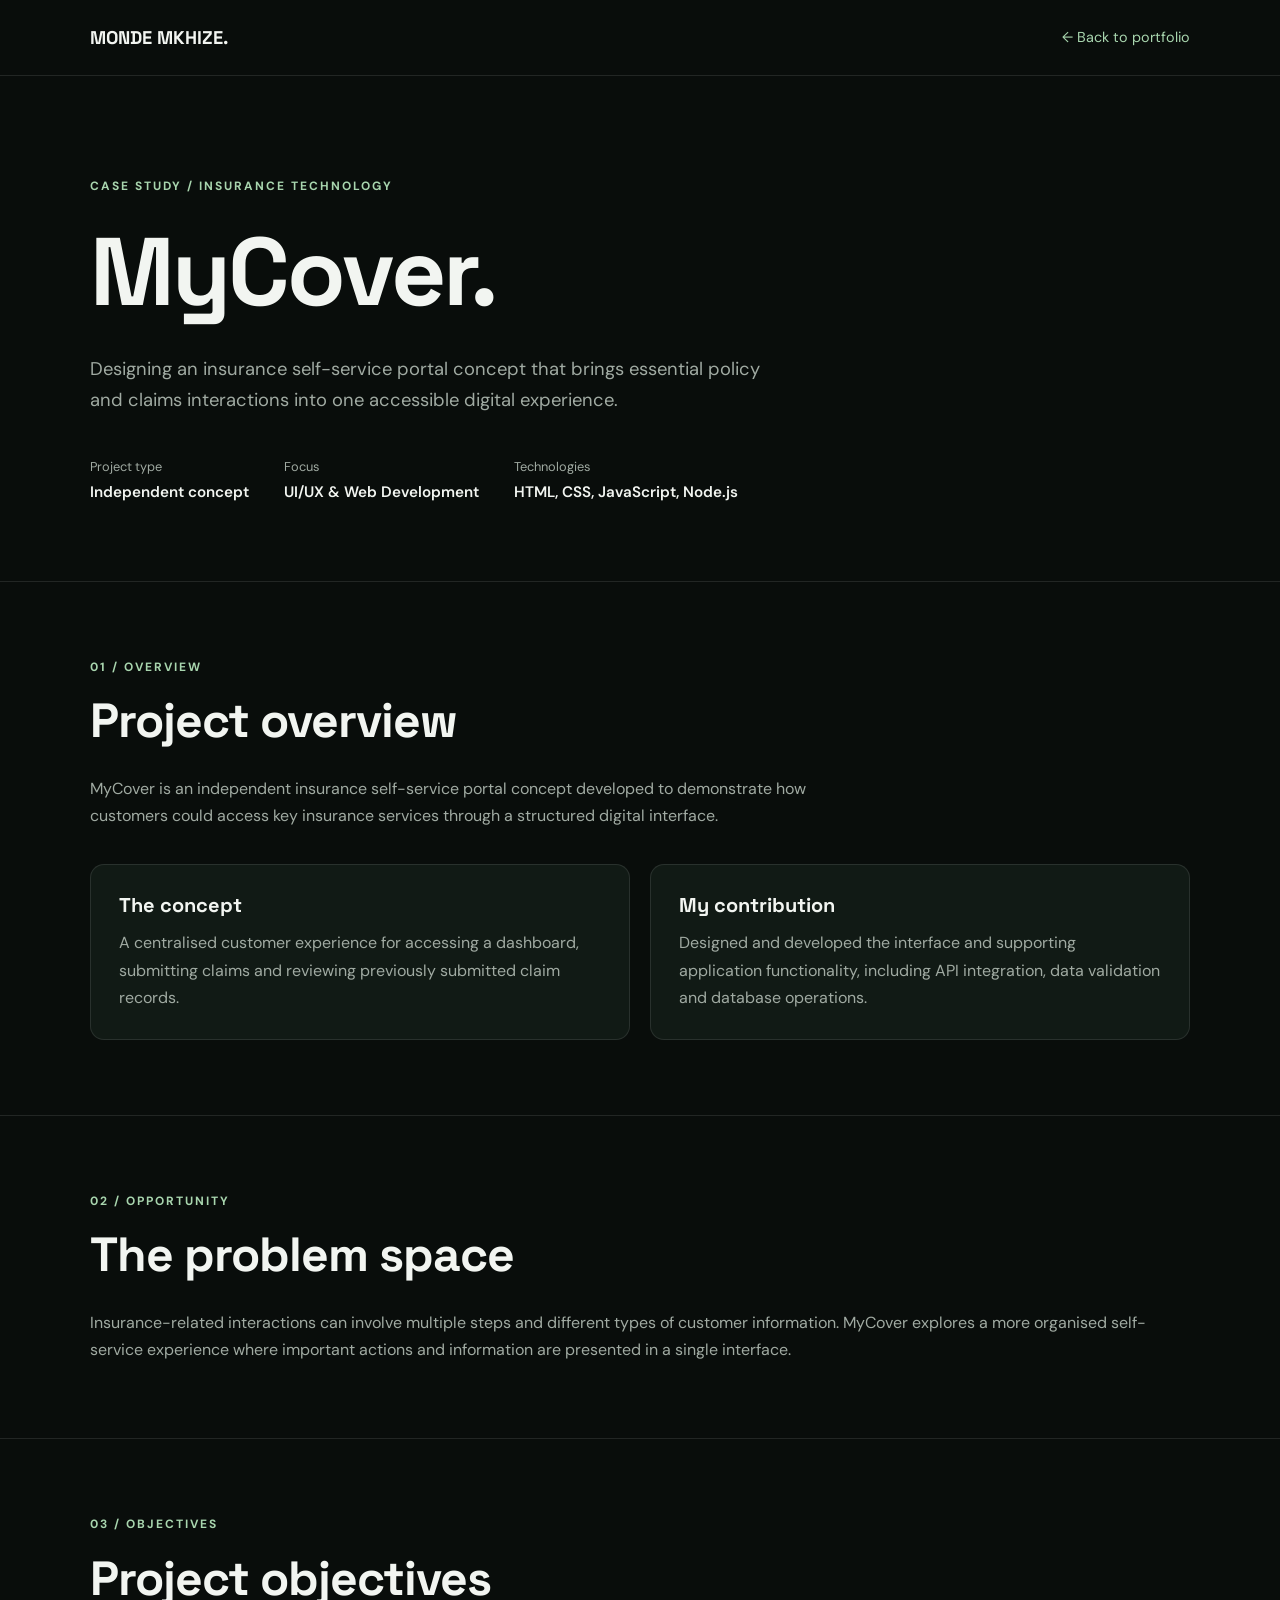
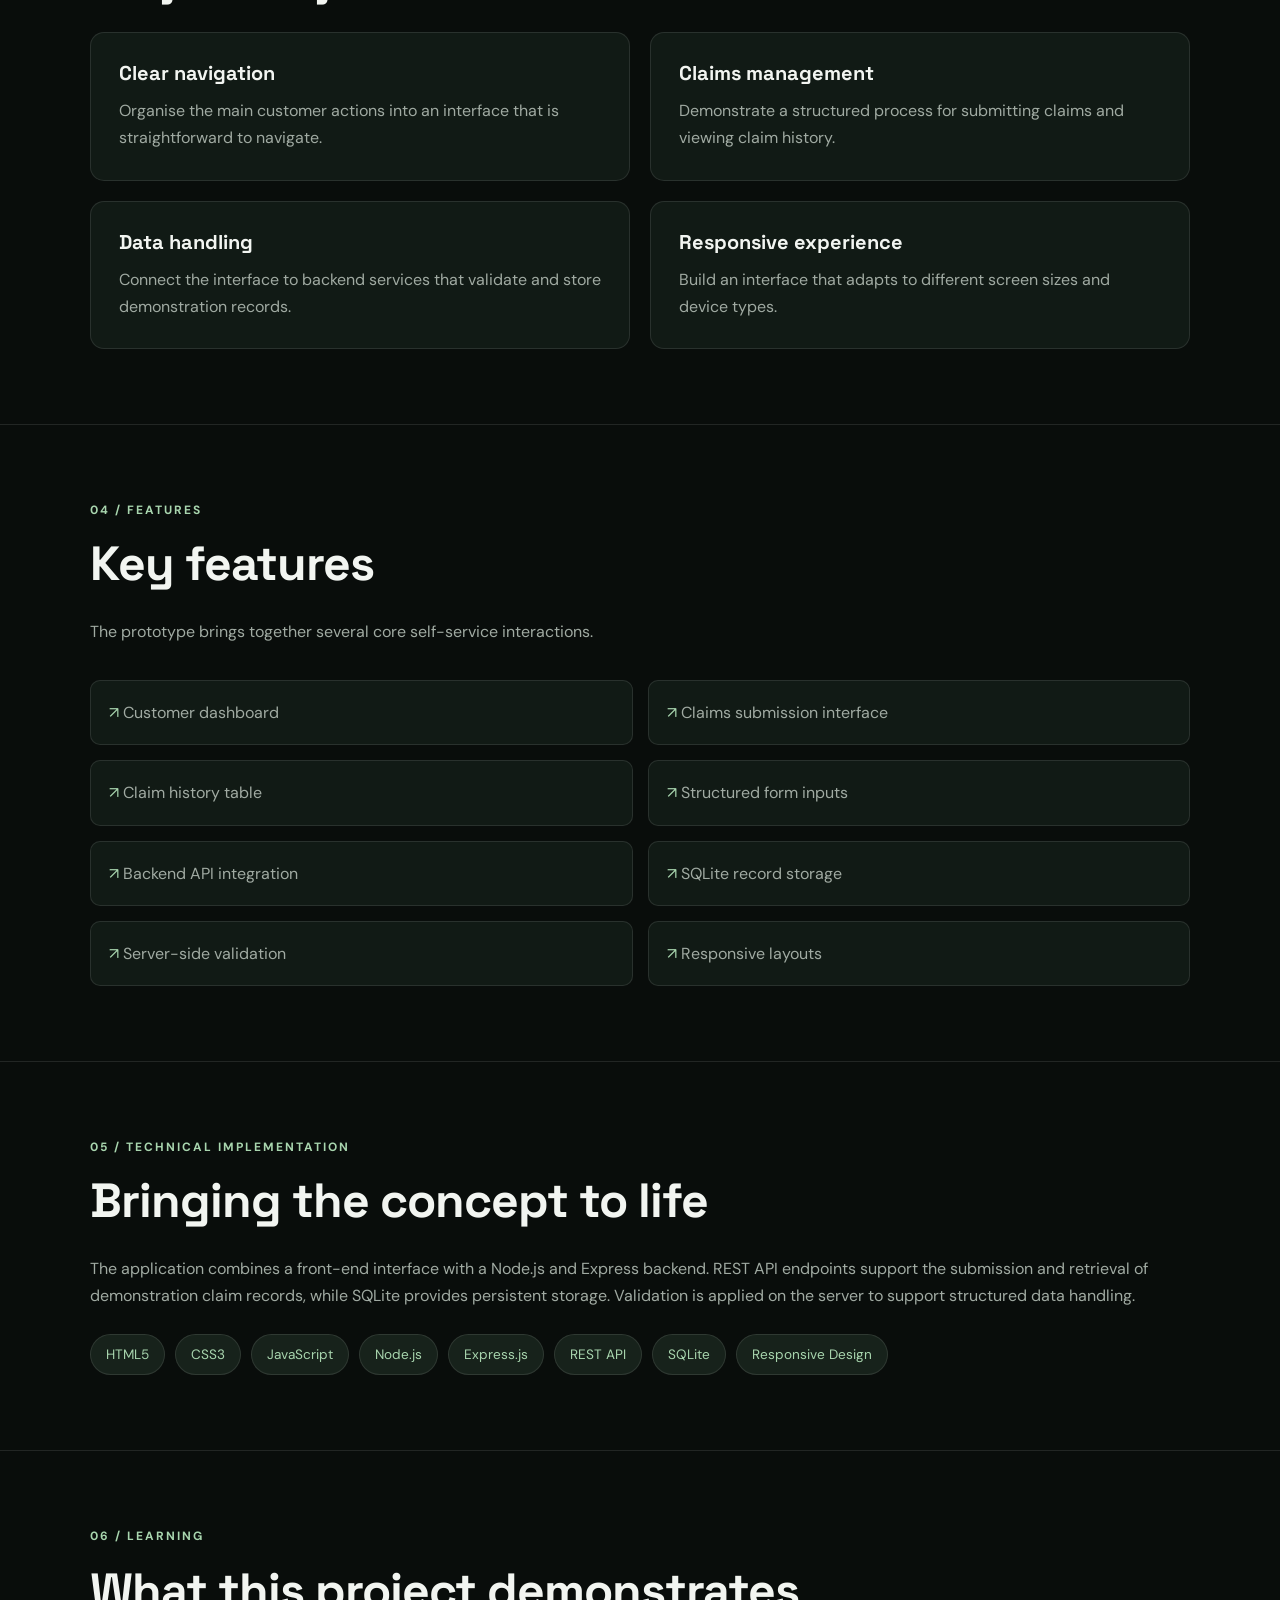
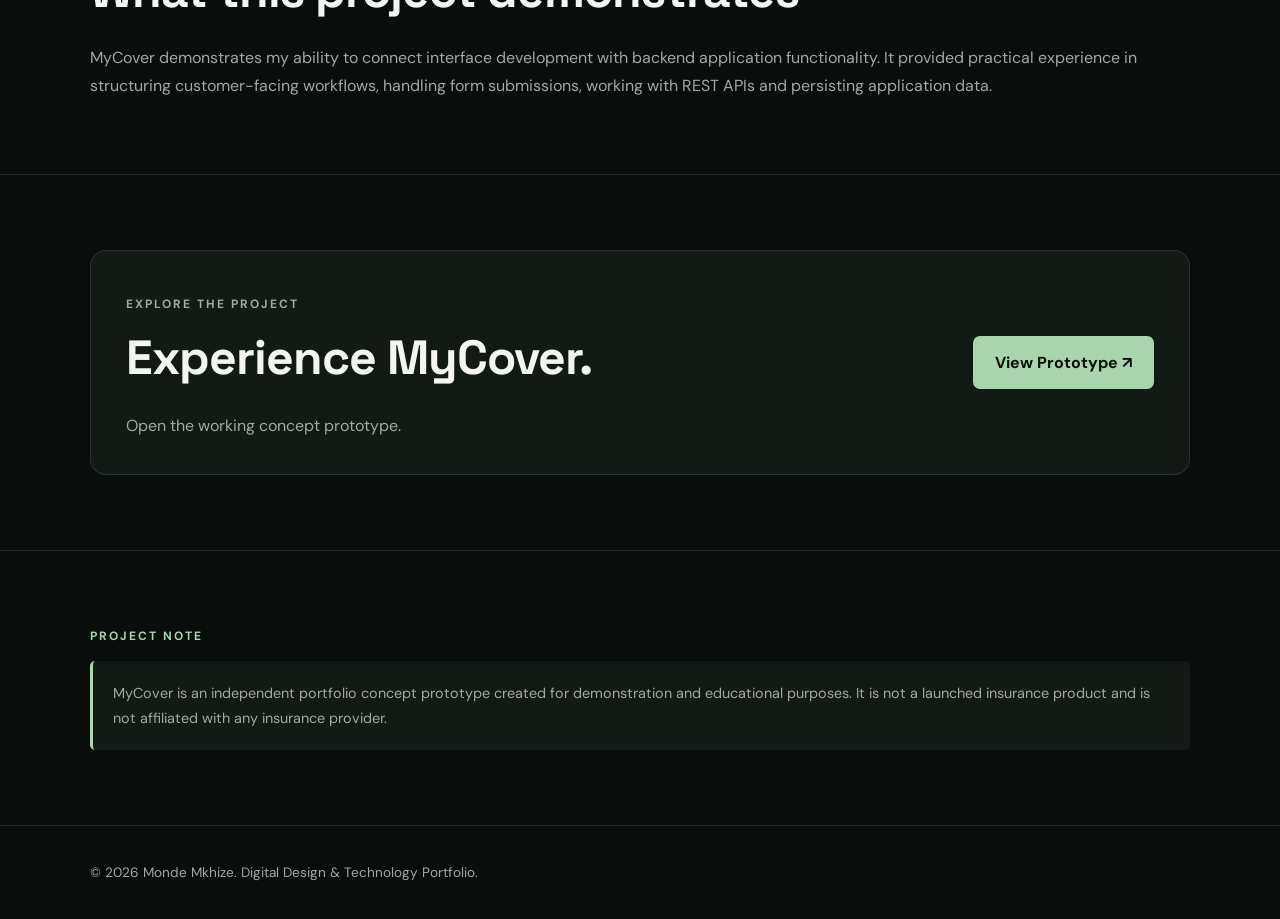
<file: public/case-studies/mycover.html>
<!DOCTYPE html>
<html lang="en">
<head>
  <meta charset="UTF-8">
  <meta name="viewport" content="width=device-width, initial-scale=1.0">
  <meta name="description" content="MyCover insurance self-service portal concept case study by Monde Mkhize.">
  <title>MyCover | Case Study — Monde Mkhize</title>

  <link rel="preconnect" href="https://fonts.googleapis.com">
  <link rel="preconnect" href="https://fonts.gstatic.com" crossorigin>
  <link href="https://fonts.googleapis.com/css2?family=DM+Sans:wght@400;500;600;700&family=Space+Grotesk:wght@400;500;600;700&display=swap" rel="stylesheet">

  <style>
    :root {
      --bg: #090d0b;
      --surface: #111a15;
      --surface-light: #17221b;
      --text: #f2f5f1;
      --muted: #a0aaa2;
      --accent: #a8d5ae;
      --border: rgba(255,255,255,0.1);
    }

    * {
      margin: 0;
      padding: 0;
      box-sizing: border-box;
    }

    html {
      scroll-behavior: smooth;
    }

    body {
      background: var(--bg);
      color: var(--text);
      font-family: 'DM Sans', sans-serif;
      line-height: 1.7;
    }

    a {
      color: inherit;
      text-decoration: none;
    }

    .container {
      width: min(1100px, 90%);
      margin: auto;
    }

    nav {
      border-bottom: 1px solid var(--border);
      padding: 22px 0;
    }

    .nav-content {
      display: flex;
      justify-content: space-between;
      align-items: center;
      gap: 20px;
    }

    .brand {
      font-family: 'Space Grotesk', sans-serif;
      font-weight: 700;
      font-size: 1.15rem;
    }

    .back-link {
      color: var(--accent);
      font-size: 0.9rem;
    }

    .hero {
      padding: 100px 0 75px;
      border-bottom: 1px solid var(--border);
    }

    .eyebrow {
      color: var(--accent);
      text-transform: uppercase;
      letter-spacing: 2px;
      font-size: 0.75rem;
      font-weight: 700;
      margin-bottom: 18px;
    }

    h1, h2, h3 {
      font-family: 'Space Grotesk', sans-serif;
      line-height: 1.2;
    }

    h1 {
      font-size: clamp(3rem, 8vw, 6rem);
      letter-spacing: -3px;
      margin-bottom: 24px;
    }

    .hero-description {
      max-width: 700px;
      color: var(--muted);
      font-size: 1.15rem;
    }

    .meta {
      display: flex;
      flex-wrap: wrap;
      gap: 35px;
      margin-top: 40px;
    }

    .meta-item span {
      display: block;
      color: var(--muted);
      font-size: 0.8rem;
    }

    .meta-item strong {
      font-size: 0.95rem;
      font-weight: 600;
    }

    section {
      padding: 75px 0;
      border-bottom: 1px solid var(--border);
    }

    .section-label {
      color: var(--accent);
      font-size: 0.75rem;
      letter-spacing: 2px;
      text-transform: uppercase;
      margin-bottom: 15px;
      font-weight: 700;
    }

    h2 {
      font-size: clamp(2rem, 5vw, 3rem);
      margin-bottom: 25px;
      letter-spacing: -1px;
    }

    h3 {
      font-size: 1.25rem;
      margin-bottom: 12px;
    }

    .section-intro {
      color: var(--muted);
      max-width: 760px;
      margin-bottom: 35px;
    }

    .content-grid {
      display: grid;
      grid-template-columns: repeat(2, 1fr);
      gap: 20px;
    }

    .content-card {
      background: var(--surface);
      border: 1px solid var(--border);
      border-radius: 14px;
      padding: 28px;
    }

    .content-card p,
    .section-copy {
      color: var(--muted);
    }

    .feature-list {
      display: grid;
      grid-template-columns: repeat(2, 1fr);
      gap: 15px;
      list-style: none;
    }

    .feature-list li {
      background: var(--surface);
      border: 1px solid var(--border);
      border-radius: 10px;
      padding: 18px;
      color: var(--muted);
    }

    .feature-list li::before {
      content: "↗ ";
      color: var(--accent);
    }

    .tech-list {
      display: flex;
      flex-wrap: wrap;
      gap: 10px;
      margin-top: 25px;
    }

    .tech-list span {
      border: 1px solid var(--border);
      background: var(--surface-light);
      border-radius: 30px;
      padding: 8px 15px;
      font-size: 0.85rem;
      color: var(--accent);
    }

    .prototype {
      background: var(--surface);
      border: 1px solid var(--border);
      border-radius: 16px;
      padding: 35px;
      display: flex;
      justify-content: space-between;
      align-items: center;
      gap: 25px;
      flex-wrap: wrap;
    }

    .prototype p {
      color: var(--muted);
      margin-top: 8px;
    }

    .button {
      display: inline-block;
      background: var(--accent);
      color: #09110b;
      padding: 13px 22px;
      border-radius: 7px;
      font-weight: 700;
      transition: opacity 0.2s;
    }

    .button:hover {
      opacity: 0.85;
    }

    .disclaimer {
      color: var(--muted);
      font-size: 0.9rem;
      background: var(--surface);
      border-left: 3px solid var(--accent);
      padding: 20px;
      border-radius: 5px;
    }

    footer {
      padding: 35px 0;
      color: var(--muted);
      font-size: 0.85rem;
    }

    @media (max-width: 650px) {
      .content-grid,
      .feature-list {
        grid-template-columns: 1fr;
      }

      .hero {
        padding: 70px 0 55px;
      }

      .meta {
        gap: 20px;
      }

      .prototype {
        padding: 25px;
      }
    }
  </style>
</head>

<body>

  <nav>
    <div class="container nav-content">
      <a href="../index.html" class="brand">MONDE MKHIZE.</a>
      <a href="../index.html" class="back-link">← Back to portfolio</a>
    </div>
  </nav>

  <header class="hero">
    <div class="container">
      <p class="eyebrow">Case Study / Insurance Technology</p>
      <h1>MyCover.</h1>
      <p class="hero-description">
        Designing an insurance self-service portal concept that
        brings essential policy and claims interactions into
        one accessible digital experience.
      </p>

      <div class="meta">
        <div class="meta-item">
          <span>Project type</span>
          <strong>Independent concept</strong>
        </div>
        <div class="meta-item">
          <span>Focus</span>
          <strong>UI/UX & Web Development</strong>
        </div>
        <div class="meta-item">
          <span>Technologies</span>
          <strong>HTML, CSS, JavaScript, Node.js</strong>
        </div>
      </div>
    </div>
  </header>

  <main>

    <section>
      <div class="container">
        <p class="section-label">01 / Overview</p>
        <h2>Project overview</h2>
        <p class="section-intro">
          MyCover is an independent insurance self-service portal
          concept developed to demonstrate how customers could
          access key insurance services through a structured
          digital interface.
        </p>

        <div class="content-grid">
          <div class="content-card">
            <h3>The concept</h3>
            <p>
              A centralised customer experience for accessing
              a dashboard, submitting claims and reviewing
              previously submitted claim records.
            </p>
          </div>

          <div class="content-card">
            <h3>My contribution</h3>
            <p>
              Designed and developed the interface and supporting
              application functionality, including API integration,
              data validation and database operations.
            </p>
          </div>
        </div>
      </div>
    </section>

    <section>
      <div class="container">
        <p class="section-label">02 / Opportunity</p>
        <h2>The problem space</h2>
        <p class="section-copy">
          Insurance-related interactions can involve multiple
          steps and different types of customer information.
          MyCover explores a more organised self-service experience
          where important actions and information are presented
          in a single interface.
        </p>
      </div>
    </section>

    <section>
      <div class="container">
        <p class="section-label">03 / Objectives</p>
        <h2>Project objectives</h2>

        <div class="content-grid">
          <div class="content-card">
            <h3>Clear navigation</h3>
            <p>
              Organise the main customer actions into an interface
              that is straightforward to navigate.
            </p>
          </div>

          <div class="content-card">
            <h3>Claims management</h3>
            <p>
              Demonstrate a structured process for submitting
              claims and viewing claim history.
            </p>
          </div>

          <div class="content-card">
            <h3>Data handling</h3>
            <p>
              Connect the interface to backend services that
              validate and store demonstration records.
            </p>
          </div>

          <div class="content-card">
            <h3>Responsive experience</h3>
            <p>
              Build an interface that adapts to different
              screen sizes and device types.
            </p>
          </div>
        </div>
      </div>
    </section>

    <section>
      <div class="container">
        <p class="section-label">04 / Features</p>
        <h2>Key features</h2>
        <p class="section-intro">
          The prototype brings together several core
          self-service interactions.
        </p>

        <ul class="feature-list">
          <li>Customer dashboard</li>
          <li>Claims submission interface</li>
          <li>Claim history table</li>
          <li>Structured form inputs</li>
          <li>Backend API integration</li>
          <li>SQLite record storage</li>
          <li>Server-side validation</li>
          <li>Responsive layouts</li>
        </ul>
      </div>
    </section>

    <section>
      <div class="container">
        <p class="section-label">05 / Technical implementation</p>
        <h2>Bringing the concept to life</h2>
        <p class="section-copy">
          The application combines a front-end interface with
          a Node.js and Express backend. REST API endpoints
          support the submission and retrieval of demonstration
          claim records, while SQLite provides persistent storage.
          Validation is applied on the server to support
          structured data handling.
        </p>

        <div class="tech-list">
          <span>HTML5</span>
          <span>CSS3</span>
          <span>JavaScript</span>
          <span>Node.js</span>
          <span>Express.js</span>
          <span>REST API</span>
          <span>SQLite</span>
          <span>Responsive Design</span>
        </div>
      </div>
    </section>

    <section>
      <div class="container">
        <p class="section-label">06 / Learning</p>
        <h2>What this project demonstrates</h2>
        <p class="section-copy">
          MyCover demonstrates my ability to connect interface
          development with backend application functionality.
          It provided practical experience in structuring
          customer-facing workflows, handling form submissions,
          working with REST APIs and persisting application data.
        </p>
      </div>
    </section>

    <section>
      <div class="container">
        <div class="prototype">
          <div>
            <p class="section-label">Explore the project</p>
            <h2>Experience MyCover.</h2>
            <p>Open the working concept prototype.</p>
          </div>

          <a
            href="../apps/mycover/index.html"
            class="button"
            target="_blank"
            rel="noopener noreferrer">
            View Prototype ↗
          </a>
        </div>
      </div>
    </section>

    <section>
      <div class="container">
        <p class="section-label">Project note</p>
        <div class="disclaimer">
          MyCover is an independent portfolio concept prototype
          created for demonstration and educational purposes.
          It is not a launched insurance product and is not
          affiliated with any insurance provider.
        </div>
      </div>
    </section>

  </main>

  <footer>
    <div class="container">
      © 2026 Monde Mkhize. Digital Design & Technology Portfolio.
    </div>
  </footer>

</body>
</html>
</file>
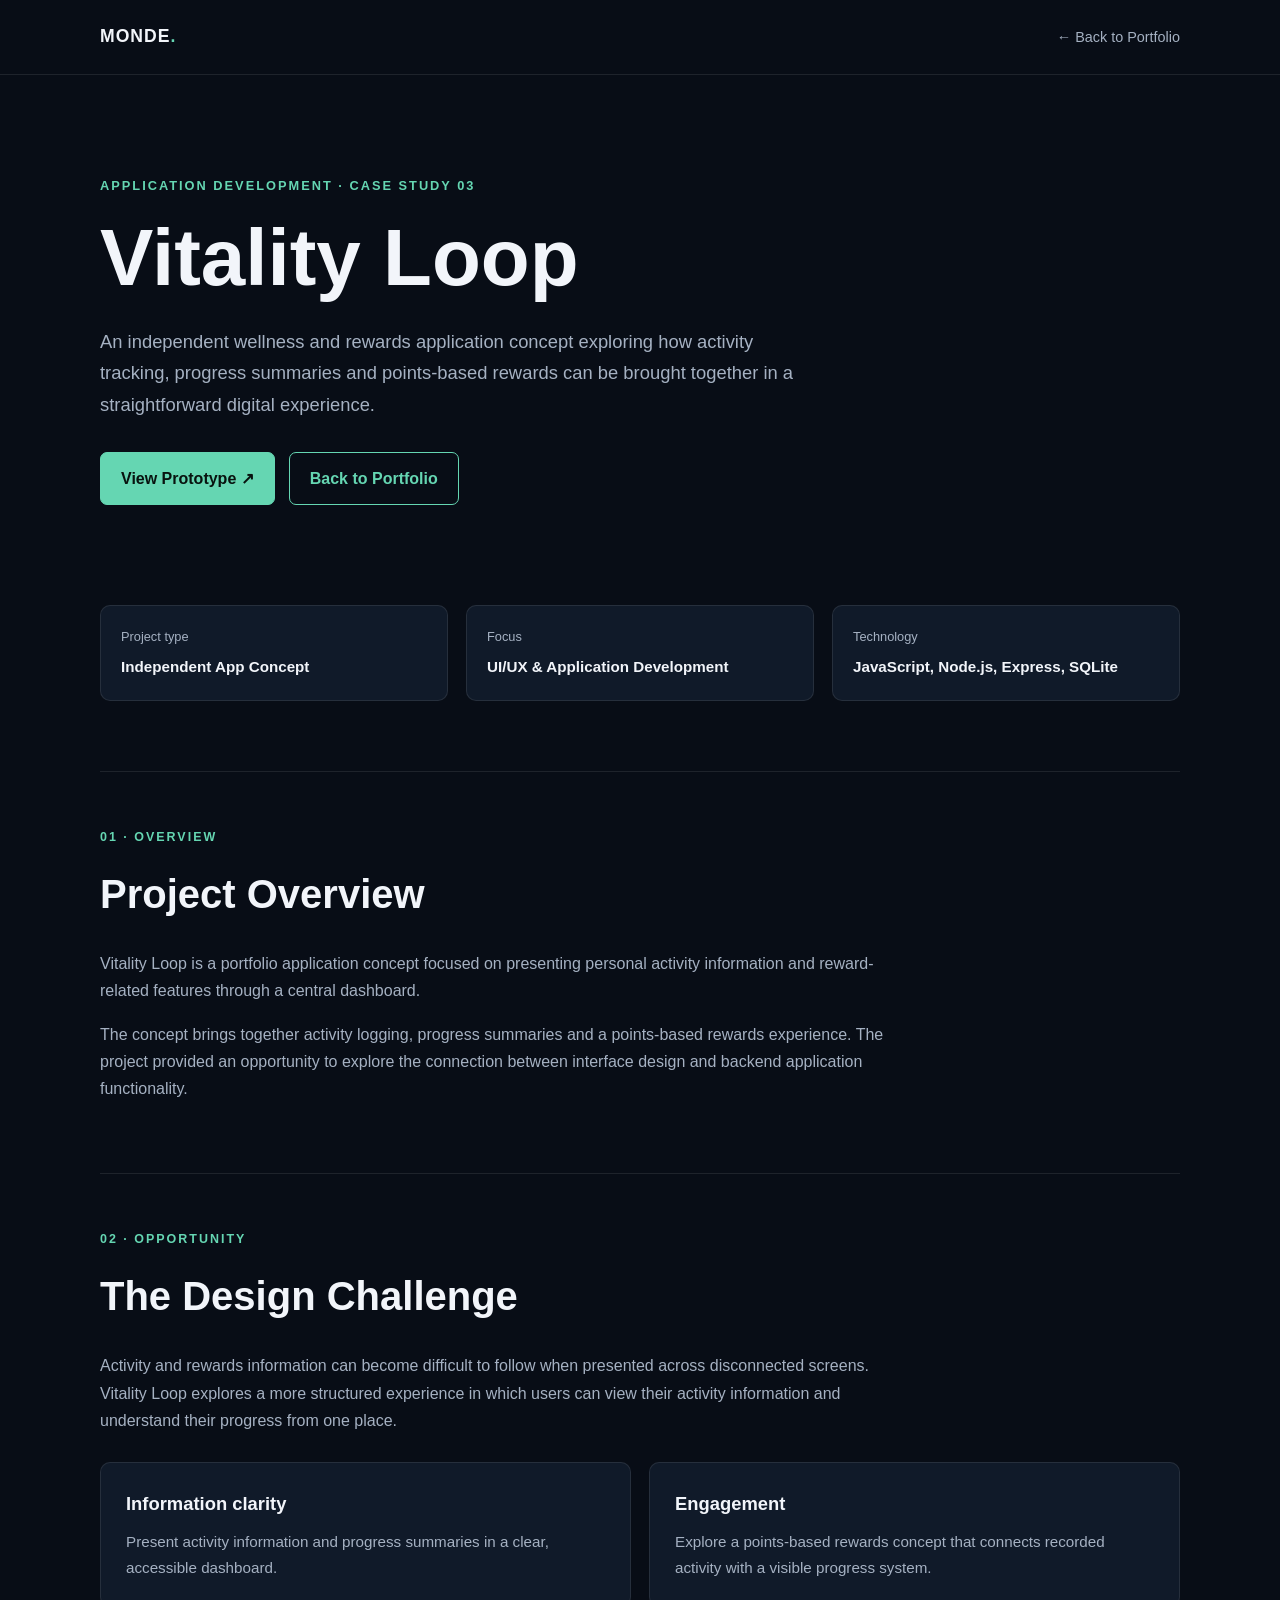
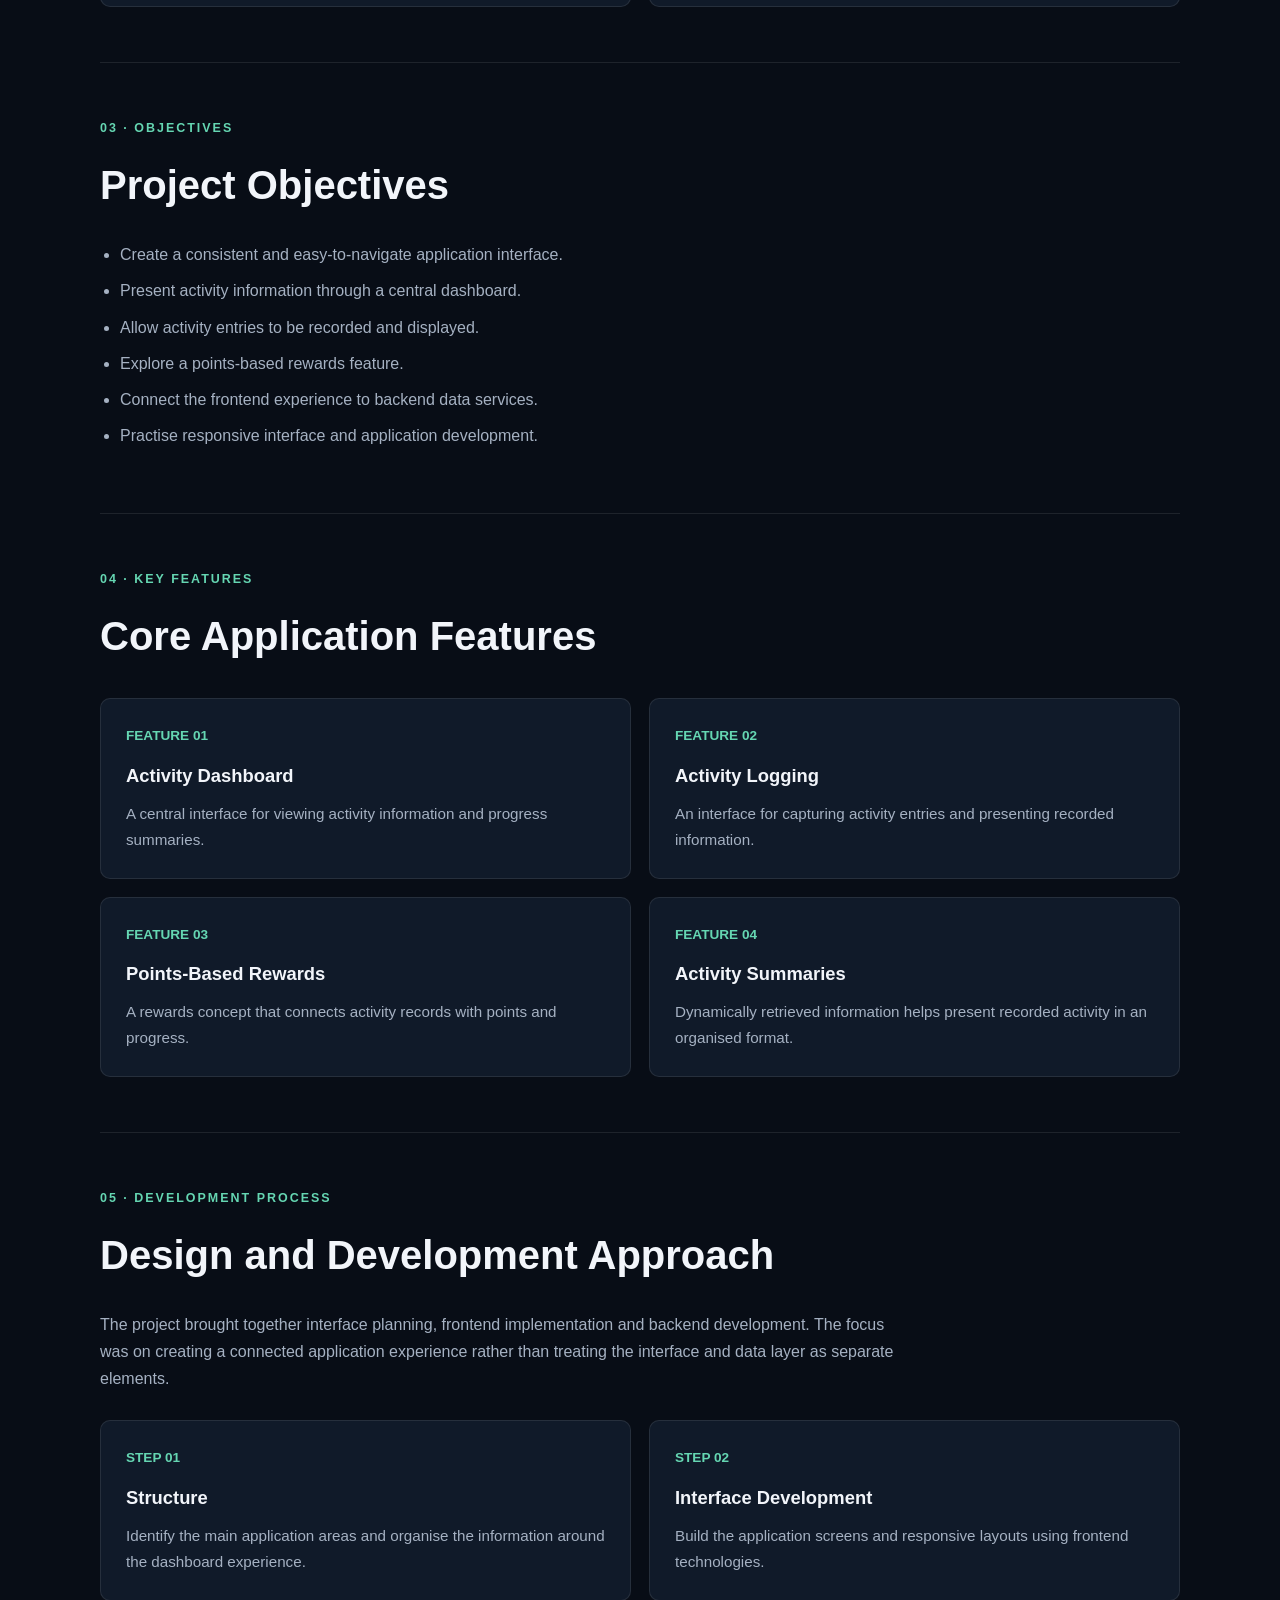
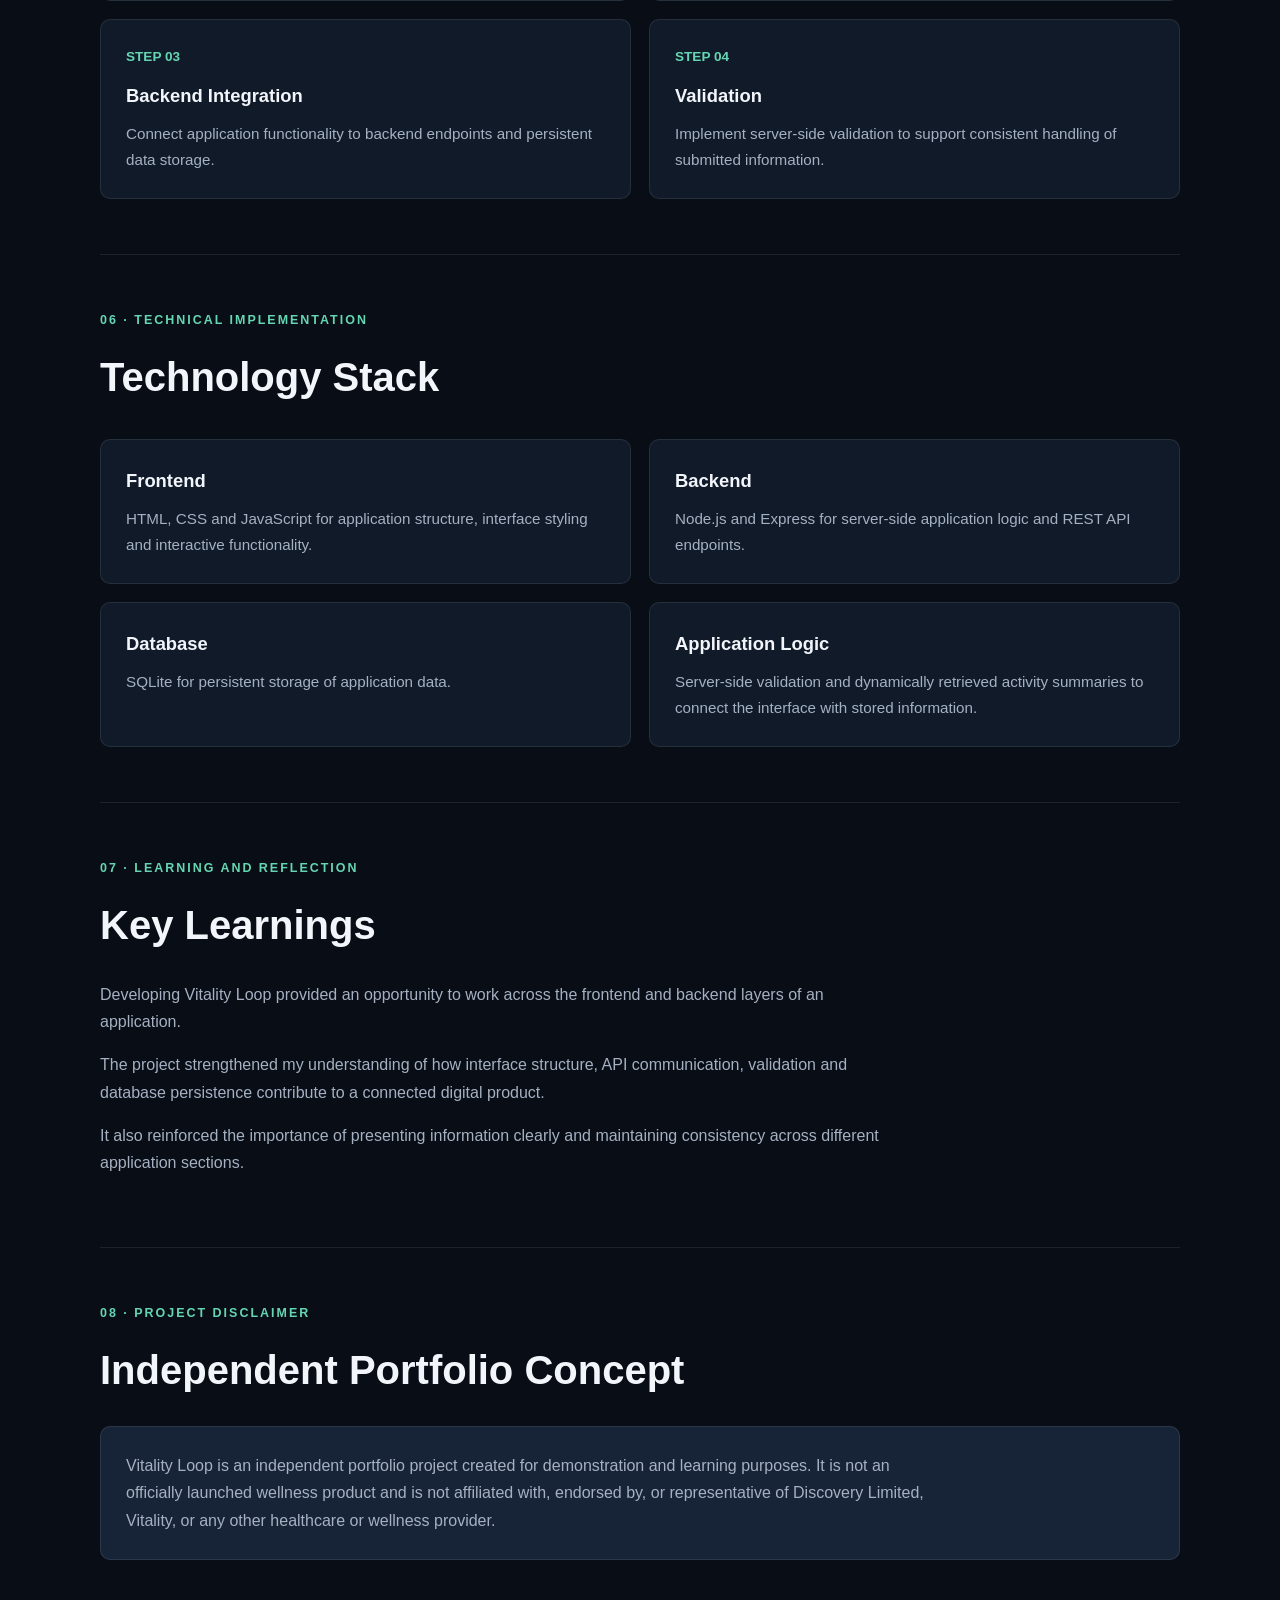
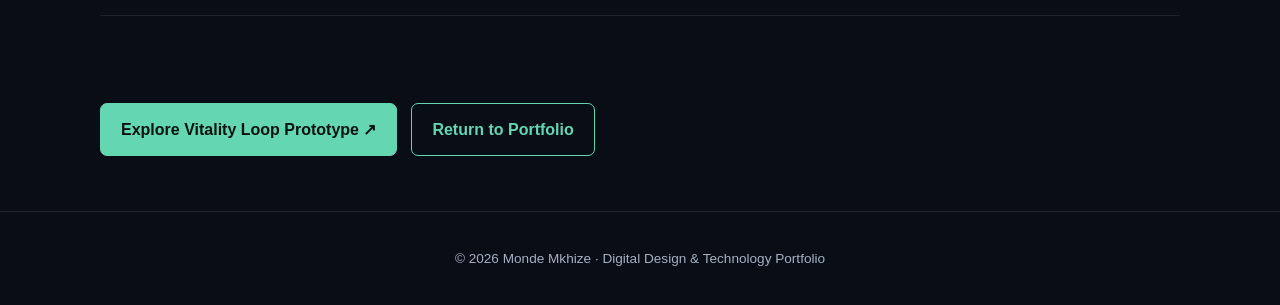
<file: public/case-studies/vitality.html>
<!DOCTYPE html>
<html lang="en">
<head>
  <meta charset="UTF-8">
  <meta name="viewport" content="width=device-width, initial-scale=1.0">
  <meta name="description" content="Vitality Loop - Independent wellness and rewards application concept case study.">
  <title>Vitality Loop | Case Study</title>

  <style>
    :root {
      --bg: #080d16;
      --surface: #101a29;
      --surface-light: #172438;
      --text: #f2f5fa;
      --muted: #a5b1c2;
      --accent: #65d6b2;
      --border: rgba(255,255,255,0.09);
    }

    * {
      margin: 0;
      padding: 0;
      box-sizing: border-box;
    }

    html {
      scroll-behavior: smooth;
    }

    body {
      font-family: Arial, Helvetica, sans-serif;
      background: var(--bg);
      color: var(--text);
      line-height: 1.7;
    }

    a {
      color: inherit;
      text-decoration: none;
    }

    .container {
      width: min(1080px, 90%);
      margin: auto;
    }

    header {
      border-bottom: 1px solid var(--border);
      padding: 22px 0;
    }

    nav {
      display: flex;
      justify-content: space-between;
      align-items: center;
      gap: 20px;
    }

    .brand {
      font-size: 1.1rem;
      font-weight: 700;
      letter-spacing: 1px;
    }

    .brand span {
      color: var(--accent);
    }

    .back-link {
      color: var(--muted);
      font-size: 0.9rem;
    }

    .back-link:hover {
      color: var(--accent);
    }

    .hero {
      padding: 100px 0 75px;
      max-width: 850px;
    }

    .eyebrow {
      color: var(--accent);
      font-size: 0.8rem;
      font-weight: 700;
      letter-spacing: 2px;
      text-transform: uppercase;
      margin-bottom: 18px;
    }

    h1 {
      font-size: clamp(2.8rem, 7vw, 5rem);
      line-height: 1.08;
      margin-bottom: 25px;
    }

    .hero-description {
      color: var(--muted);
      font-size: 1.15rem;
      max-width: 700px;
    }

    .hero-actions {
      display: flex;
      flex-wrap: wrap;
      gap: 14px;
      margin-top: 32px;
    }

    .button {
      display: inline-block;
      padding: 12px 20px;
      border: 1px solid var(--accent);
      border-radius: 7px;
      color: var(--accent);
      font-weight: 700;
      transition: 0.2s ease;
    }

    .button.primary {
      background: var(--accent);
      color: #08130f;
    }

    .button:hover {
      transform: translateY(-2px);
      opacity: 0.85;
    }

    .project-meta {
      display: grid;
      grid-template-columns: repeat(3, 1fr);
      gap: 18px;
      margin: 25px 0 70px;
    }

    .meta-item {
      padding: 20px;
      background: var(--surface);
      border: 1px solid var(--border);
      border-radius: 10px;
    }

    .meta-item span {
      display: block;
      color: var(--muted);
      font-size: 0.8rem;
      margin-bottom: 5px;
    }

    .meta-item strong {
      font-size: 0.95rem;
    }

    section {
      padding: 55px 0;
      border-top: 1px solid var(--border);
    }

    .section-label {
      color: var(--accent);
      font-size: 0.78rem;
      font-weight: 700;
      letter-spacing: 2px;
      text-transform: uppercase;
      margin-bottom: 12px;
    }

    h2 {
      font-size: clamp(1.8rem, 4vw, 2.5rem);
      margin-bottom: 22px;
    }

    h3 {
      font-size: 1.15rem;
      margin-bottom: 10px;
    }

    section p {
      color: var(--muted);
      max-width: 800px;
      margin-bottom: 16px;
    }

    .feature-grid,
    .process-grid,
    .tech-grid {
      display: grid;
      grid-template-columns: repeat(2, 1fr);
      gap: 18px;
      margin-top: 28px;
    }

    .content-card {
      padding: 25px;
      background: var(--surface);
      border: 1px solid var(--border);
      border-radius: 10px;
    }

    .content-card p {
      margin-bottom: 0;
      font-size: 0.95rem;
    }

    .feature-number {
      color: var(--accent);
      font-size: 0.85rem;
      font-weight: 700;
      margin-bottom: 12px;
    }

    ul {
      padding-left: 20px;
      color: var(--muted);
      margin-top: 15px;
    }

    li {
      margin-bottom: 9px;
    }

    .disclaimer {
      background: var(--surface-light);
      padding: 25px;
      border-radius: 10px;
      border: 1px solid var(--border);
    }

    .disclaimer p {
      margin-bottom: 0;
    }

    footer {
      padding: 35px 0;
      border-top: 1px solid var(--border);
      color: var(--muted);
      font-size: 0.85rem;
      text-align: center;
    }

    @media (max-width: 650px) {
      .hero {
        padding: 70px 0 45px;
      }

      .project-meta,
      .feature-grid,
      .process-grid,
      .tech-grid {
        grid-template-columns: 1fr;
      }

      nav {
        align-items: flex-start;
      }
    }
  </style>
</head>

<body>

  <header>
    <div class="container">
      <nav>
        <a href="../index.html" class="brand">MONDE<span>.</span></a>
        <a href="../index.html" class="back-link">← Back to Portfolio</a>
      </nav>
    </div>
  </header>

  <main class="container">

    <div class="hero">
      <div class="eyebrow">Application Development · Case Study 03</div>

      <h1>Vitality Loop</h1>

      <p class="hero-description">
        An independent wellness and rewards application concept
        exploring how activity tracking, progress summaries and
        points-based rewards can be brought together in a
        straightforward digital experience.
      </p>

      <div class="hero-actions">
        <a href="../apps/vitality/index.html" class="button primary">
          View Prototype ↗
        </a>

        <a href="../index.html" class="button">
          Back to Portfolio
        </a>
      </div>
    </div>

    <div class="project-meta">
      <div class="meta-item">
        <span>Project type</span>
        <strong>Independent App Concept</strong>
      </div>

      <div class="meta-item">
        <span>Focus</span>
        <strong>UI/UX & Application Development</strong>
      </div>

      <div class="meta-item">
        <span>Technology</span>
        <strong>JavaScript, Node.js, Express, SQLite</strong>
      </div>
    </div>

    <section>
      <div class="section-label">01 · Overview</div>
      <h2>Project Overview</h2>

      <p>
        Vitality Loop is a portfolio application concept focused
        on presenting personal activity information and
        reward-related features through a central dashboard.
      </p>

      <p>
        The concept brings together activity logging, progress
        summaries and a points-based rewards experience. The
        project provided an opportunity to explore the connection
        between interface design and backend application
        functionality.
      </p>
    </section>

    <section>
      <div class="section-label">02 · Opportunity</div>
      <h2>The Design Challenge</h2>

      <p>
        Activity and rewards information can become difficult to
        follow when presented across disconnected screens.
        Vitality Loop explores a more structured experience in
        which users can view their activity information and
        understand their progress from one place.
      </p>

      <div class="feature-grid">
        <div class="content-card">
          <h3>Information clarity</h3>
          <p>
            Present activity information and progress summaries
            in a clear, accessible dashboard.
          </p>
        </div>

        <div class="content-card">
          <h3>Engagement</h3>
          <p>
            Explore a points-based rewards concept that connects
            recorded activity with a visible progress system.
          </p>
        </div>
      </div>
    </section>

    <section>
      <div class="section-label">03 · Objectives</div>
      <h2>Project Objectives</h2>

      <ul>
        <li>Create a consistent and easy-to-navigate application interface.</li>
        <li>Present activity information through a central dashboard.</li>
        <li>Allow activity entries to be recorded and displayed.</li>
        <li>Explore a points-based rewards feature.</li>
        <li>Connect the frontend experience to backend data services.</li>
        <li>Practise responsive interface and application development.</li>
      </ul>
    </section>

    <section>
      <div class="section-label">04 · Key Features</div>
      <h2>Core Application Features</h2>

      <div class="feature-grid">
        <div class="content-card">
          <div class="feature-number">FEATURE 01</div>
          <h3>Activity Dashboard</h3>
          <p>
            A central interface for viewing activity information
            and progress summaries.
          </p>
        </div>

        <div class="content-card">
          <div class="feature-number">FEATURE 02</div>
          <h3>Activity Logging</h3>
          <p>
            An interface for capturing activity entries and
            presenting recorded information.
          </p>
        </div>

        <div class="content-card">
          <div class="feature-number">FEATURE 03</div>
          <h3>Points-Based Rewards</h3>
          <p>
            A rewards concept that connects activity records
            with points and progress.
          </p>
        </div>

        <div class="content-card">
          <div class="feature-number">FEATURE 04</div>
          <h3>Activity Summaries</h3>
          <p>
            Dynamically retrieved information helps present
            recorded activity in an organised format.
          </p>
        </div>
      </div>
    </section>

    <section>
      <div class="section-label">05 · Development Process</div>
      <h2>Design and Development Approach</h2>

      <p>
        The project brought together interface planning,
        frontend implementation and backend development.
        The focus was on creating a connected application
        experience rather than treating the interface and
        data layer as separate elements.
      </p>

      <div class="process-grid">
        <div class="content-card">
          <div class="feature-number">STEP 01</div>
          <h3>Structure</h3>
          <p>
            Identify the main application areas and organise
            the information around the dashboard experience.
          </p>
        </div>

        <div class="content-card">
          <div class="feature-number">STEP 02</div>
          <h3>Interface Development</h3>
          <p>
            Build the application screens and responsive
            layouts using frontend technologies.
          </p>
        </div>

        <div class="content-card">
          <div class="feature-number">STEP 03</div>
          <h3>Backend Integration</h3>
          <p>
            Connect application functionality to backend
            endpoints and persistent data storage.
          </p>
        </div>

        <div class="content-card">
          <div class="feature-number">STEP 04</div>
          <h3>Validation</h3>
          <p>
            Implement server-side validation to support
            consistent handling of submitted information.
          </p>
        </div>
      </div>
    </section>

    <section>
      <div class="section-label">06 · Technical Implementation</div>
      <h2>Technology Stack</h2>

      <div class="tech-grid">
        <div class="content-card">
          <h3>Frontend</h3>
          <p>
            HTML, CSS and JavaScript for application structure,
            interface styling and interactive functionality.
          </p>
        </div>

        <div class="content-card">
          <h3>Backend</h3>
          <p>
            Node.js and Express for server-side application
            logic and REST API endpoints.
          </p>
        </div>

        <div class="content-card">
          <h3>Database</h3>
          <p>
            SQLite for persistent storage of application data.
          </p>
        </div>

        <div class="content-card">
          <h3>Application Logic</h3>
          <p>
            Server-side validation and dynamically retrieved
            activity summaries to connect the interface
            with stored information.
          </p>
        </div>
      </div>
    </section>

    <section>
      <div class="section-label">07 · Learning and Reflection</div>
      <h2>Key Learnings</h2>

      <p>
        Developing Vitality Loop provided an opportunity to
        work across the frontend and backend layers of an
        application.
      </p>

      <p>
        The project strengthened my understanding of how
        interface structure, API communication, validation
        and database persistence contribute to a connected
        digital product.
      </p>

      <p>
        It also reinforced the importance of presenting
        information clearly and maintaining consistency
        across different application sections.
      </p>
    </section>

    <section>
      <div class="section-label">08 · Project Disclaimer</div>
      <h2>Independent Portfolio Concept</h2>

      <div class="disclaimer">
        <p>
          Vitality Loop is an independent portfolio project
          created for demonstration and learning purposes.
          It is not an officially launched wellness product
          and is not affiliated with, endorsed by, or
          representative of Discovery Limited, Vitality,
          or any other healthcare or wellness provider.
        </p>
      </div>
    </section>

    <section>
      <div class="hero-actions">
        <a href="../apps/vitality/index.html" class="button primary">
          Explore Vitality Loop Prototype ↗
        </a>

        <a href="../index.html" class="button">
          Return to Portfolio
        </a>
      </div>
    </section>

  </main>

  <footer>
    <div class="container">
      © 2026 Monde Mkhize · Digital Design & Technology Portfolio
    </div>
  </footer>

</body>
</html>
</file>
<file: public/css/base.css>
/* Shared design tokens + components for the three concept prototypes.
   Each app sets its palette through a theme class (.theme-vl / .theme-cp / .theme-mc). */
:root{
  --font:"Segoe UI",Inter,system-ui,-apple-system,Roboto,"Helvetica Neue",Arial,sans-serif;
  --s1:4px;--s2:8px;--s3:12px;--s4:16px;--s5:24px;--s6:32px;--s7:48px;--s8:64px;
  --r-sm:8px;--r-md:12px;--r-lg:20px;--r-pill:999px;
  --shadow-1:0 1px 2px rgba(16,24,40,.06),0 1px 3px rgba(16,24,40,.08);
  --shadow-2:0 8px 24px rgba(16,24,40,.12);
  --focus:#1d4ed8;
}
.theme-vl{--primary:#0f6b52;--primary-ink:#fff;--dark:#0b2e26;--accent:#c6f36b;--bg:#f4f8f2;--surface:#fff;--ink:#14201c;--muted:#52605a;--line:#dbe5dc;--warm:#ff8a5c;--danger:#b42318;--success:#1a7f4b;--warn:#8a5a00;--soft:#e6f2e6}
.theme-cp{--primary:#14325c;--primary-ink:#fff;--dark:#0d2240;--accent:#2f6fed;--bg:#f6f4ee;--surface:#fff;--ink:#172033;--muted:#555e70;--line:#e2ddd0;--warm:#0f9d8a;--danger:#b42318;--success:#16794c;--warn:#8a5a00;--soft:#e9eefb}
.theme-mc{--primary:#0b4f6c;--primary-ink:#fff;--dark:#08384d;--accent:#1b9aaa;--bg:#eef3f6;--surface:#fff;--ink:#14212b;--muted:#4f5f6b;--line:#d5e0e7;--warm:#b7791f;--danger:#b42318;--success:#1a7f4b;--warn:#8a5a00;--soft:#e2f0f4}

*{box-sizing:border-box}
html{-webkit-text-size-adjust:100%}
body{margin:0;font-family:var(--font);font-size:16px;line-height:1.5;color:var(--ink);background:var(--bg)}
h1,h2,h3,h4{line-height:1.2;margin:0 0 var(--s3);letter-spacing:-.01em}
h1{font-size:28px}h2{font-size:22px}h3{font-size:18px}
p{margin:0 0 var(--s3)}
a{color:var(--primary)}
img,svg{max-width:100%}
.muted{color:var(--muted)}.small{font-size:13px}.tiny{font-size:12px}
.sr-only{position:absolute;width:1px;height:1px;overflow:hidden;clip:rect(0 0 0 0);white-space:nowrap}
.skip{position:absolute;left:-999px;top:8px;background:#fff;color:#000;padding:8px 12px;border-radius:8px;z-index:100}.skip:focus{left:8px}
:focus-visible{outline:3px solid var(--focus);outline-offset:2px;border-radius:6px}

/* buttons */
.btn{display:inline-flex;align-items:center;justify-content:center;gap:var(--s2);min-height:44px;padding:10px 20px;border-radius:var(--r-md);border:2px solid transparent;font:600 15px var(--font);cursor:pointer;text-decoration:none;transition:transform .12s,background .15s,box-shadow .15s}
.btn-primary{background:var(--primary);color:var(--primary-ink)}
.btn-primary:hover{background:var(--dark);box-shadow:var(--shadow-1)}
.btn-secondary{background:transparent;color:var(--primary);border-color:var(--primary)}
.btn-secondary:hover{background:var(--soft)}
.btn-ghost{background:transparent;color:var(--primary)}.btn-ghost:hover{background:var(--soft)}
.btn-danger{background:transparent;color:var(--danger);border-color:var(--danger)}.btn-danger:hover{background:#fdecea}
.btn:active{transform:translateY(1px)}
.btn[disabled],.btn[aria-disabled=true]{opacity:.5;cursor:not-allowed;transform:none}
.btn-block{width:100%}.btn-sm{min-height:36px;padding:6px 12px;font-size:13px}

/* cards, chips, banners */
.card{background:var(--surface);border:1px solid var(--line);border-radius:var(--r-lg);padding:var(--s5);box-shadow:var(--shadow-1)}
.card-flat{box-shadow:none}
.chip{display:inline-flex;align-items:center;gap:6px;min-height:36px;padding:6px 14px;border-radius:var(--r-pill);border:1.5px solid var(--line);background:var(--surface);color:var(--ink);font:600 13px var(--font);cursor:pointer}
.chip[aria-pressed=true],.chip.on{background:var(--primary);border-color:var(--primary);color:var(--primary-ink)}
.badge{display:inline-flex;align-items:center;gap:6px;padding:3px 10px;border-radius:var(--r-pill);font:700 12px var(--font);background:var(--soft);color:var(--primary)}
.badge::before{content:"";width:7px;height:7px;border-radius:50%;background:currentColor}
.badge.ok{background:#e1f4e9;color:#14633b}.badge.warn{background:#fdf1d8;color:#7a4e00}.badge.bad{background:#fde7e4;color:#9b1c10}.badge.info{background:#e2edfb;color:#17407a}.badge.off{background:#eceff1;color:#455560}
.banner{display:flex;gap:var(--s3);padding:var(--s3) var(--s4);border-radius:var(--r-md);border:1px solid;font-size:14px}
.banner.info{background:#eaf2fd;border-color:#bcd3f3;color:#15396b}
.banner.ok{background:#e6f6ec;border-color:#b3dfc4;color:#115a35}
.banner.err{background:#fdeceb;border-color:#f3b8b2;color:#8f180d}
.banner.warn{background:#fdf4de;border-color:#ecd391;color:#6b4300}

/* forms */
.field{display:flex;flex-direction:column;gap:6px;margin-bottom:var(--s2)}
.field>label,.field>legend{font-weight:600;font-size:14px}
.field .hint{font-size:13px;color:var(--muted)}
.input,.select,.textarea{width:100%;min-height:48px;padding:11px 14px;border:1.5px solid #8a96a0;border-radius:var(--r-md);background:#fff;color:var(--ink);font:400 16px var(--font)}
.textarea{min-height:110px;resize:vertical}
.input:hover,.select:hover,.textarea:hover{border-color:var(--primary)}
.input:focus,.select:focus,.textarea:focus{outline:3px solid var(--focus);outline-offset:1px;border-color:var(--focus)}
.field.invalid .input,.field.invalid .select,.field.invalid .textarea{border-color:var(--danger);background:#fffafa}
.field .error{display:block;min-height:19px;visibility:hidden;color:var(--danger);font-size:13px;font-weight:600;line-height:1.4}
.field.invalid .error{visibility:visible}
.field.invalid .error:not(:empty)::before{content:"⚠ "}
fieldset.field{border:0;padding:0;margin:0 0 var(--s2)}
.choice{display:flex;gap:var(--s3);align-items:flex-start;padding:var(--s3) var(--s4);border:1.5px solid var(--line);border-radius:var(--r-md);background:#fff;cursor:pointer;margin-bottom:var(--s2)}
.choice input{width:20px;height:20px;margin-top:2px;accent-color:var(--primary);flex:none}
.choice:has(input:checked){border-color:var(--primary);background:var(--soft)}
.choice:has(input:focus-visible){outline:3px solid var(--focus);outline-offset:2px}
input[type=range]{width:100%;accent-color:var(--primary);min-height:44px}

/* tables */
.table-wrap{overflow-x:auto}
table.table{width:100%;border-collapse:collapse;font-size:14px}
.table th{text-align:left;font-size:12px;letter-spacing:.04em;text-transform:uppercase;color:var(--muted);padding:10px 12px;border-bottom:2px solid var(--line);white-space:nowrap}
.table td{padding:12px;border-bottom:1px solid var(--line);vertical-align:middle}
.table td:first-child{white-space:nowrap}
.table tr:hover td{background:#fafcfb}

/* feedback */
.toast-region{position:fixed;left:0;right:0;bottom:84px;display:flex;flex-direction:column;align-items:center;gap:8px;z-index:60;pointer-events:none;padding:0 16px}
.toast{pointer-events:auto;max-width:440px;background:var(--dark);color:#fff;padding:12px 18px;border-radius:var(--r-md);box-shadow:var(--shadow-2);font-size:14px;font-weight:600;animation:rise .25s ease-out}
.toast.err{background:#8f180d}
@keyframes rise{from{opacity:0;transform:translateY(8px)}to{opacity:1;transform:none}}
.skeleton{background:linear-gradient(90deg,#e6ebe7 25%,#f3f6f3 50%,#e6ebe7 75%);background-size:200% 100%;animation:sh 1.3s infinite;border-radius:var(--r-sm);min-height:16px}
@keyframes sh{to{background-position:-200% 0}}
.empty{text-align:center;padding:var(--s7) var(--s4);color:var(--muted)}
.empty svg{width:72px;height:72px;margin-bottom:var(--s3);opacity:.8}
.empty h3{color:var(--ink)}
.disclaimer{font-size:12px;color:var(--muted);line-height:1.5}
@media (prefers-reduced-motion:reduce){*{animation:none!important;transition:none!important}}
</file>
<file: public/apps/clearpath/clearpath.css>
.proto-bar{background:#fff7e0;border-bottom:1px solid #ecd391;color:#5a3d00;font-size:13px;padding:8px 5vw;display:flex;justify-content:space-between;gap:16px;flex-wrap:wrap}
.proto-bar a{font-weight:600;color:#5a3d00}
.site-header{display:flex;align-items:center;justify-content:space-between;padding:14px 5vw;background:var(--surface);border-bottom:1px solid var(--line);position:sticky;top:0;z-index:20}
.logo{display:flex;align-items:center;gap:10px;font-weight:800;font-size:21px;color:var(--primary);text-decoration:none}.logo svg{width:32px;height:32px}
#nav{display:flex;gap:6px}
#nav a{padding:10px 14px;border-radius:10px;text-decoration:none;color:var(--ink);font-weight:600;font-size:15px}
#nav a:hover{background:var(--soft)}#nav a[aria-current=page]{background:var(--primary);color:#fff}
.count{background:var(--accent);color:#fff;border-radius:99px;font-size:12px;padding:1px 8px;margin-left:4px}
.menu-btn{display:none;min-height:44px;padding:0 16px;border-radius:10px;border:1.5px solid var(--primary);background:#fff;color:var(--primary);font:600 15px var(--font)}
#main{max-width:1080px;margin:0 auto;padding:40px 5vw 64px;outline:none;min-height:60vh}
.site-footer{max-width:1080px;margin:0 auto;padding:0 5vw 48px}

.hero{display:grid;grid-template-columns:1.15fr .85fr;gap:48px;align-items:center;padding:24px 0 48px}
.hero h1{font-size:clamp(34px,5vw,54px);letter-spacing:-.03em;color:var(--primary)}
.hero p.lead{font-size:18px;color:var(--muted);max-width:520px}
.hero .actions{display:flex;gap:12px;flex-wrap:wrap;margin-top:24px}
.hero-art{background:linear-gradient(160deg,var(--primary),var(--dark));border-radius:28px;padding:28px;color:#fff;box-shadow:var(--shadow-2)}
.hero-art .mini{background:#fff;color:var(--ink);border-radius:16px;padding:16px;margin-top:12px}
.hero-art .bar{height:10px;border-radius:8px;background:#e5e9f2;margin:8px 0}.hero-art .bar i{display:block;height:100%;width:75%;background:var(--accent);border-radius:8px}
.points{display:grid;grid-template-columns:repeat(3,1fr);gap:16px;margin:16px 0 48px}
.points .card{padding:20px}.points .n{width:36px;height:36px;border-radius:50%;background:var(--soft);color:var(--primary);display:grid;place-items:center;font-weight:800;margin-bottom:12px}
.plans{display:grid;grid-template-columns:repeat(3,1fr);gap:20px;align-items:stretch}
.plan{display:flex;flex-direction:column;position:relative}
.plan.popular{border:2px solid var(--accent)}
.plan .tag{position:absolute;top:-13px;left:20px;background:var(--accent);color:#fff;font-size:12px;font-weight:700;padding:3px 12px;border-radius:99px}
.plan .price{font-size:34px;font-weight:800;color:var(--primary);letter-spacing:-.02em}.plan .price small{font-size:14px;font-weight:600;color:var(--muted)}
.plan ul{padding:0;margin:16px 0 24px;list-style:none;flex:1}.plan li{padding:6px 0 6px 26px;position:relative;font-size:15px}
.plan li::before{content:"✓";position:absolute;left:0;color:var(--success);font-weight:800}
.stepper{display:flex;gap:0;margin:0 0 32px;padding:0;list-style:none}
.stepper li{flex:1;display:flex;flex-direction:column;align-items:center;gap:6px;font-size:13px;font-weight:600;color:var(--muted);position:relative;text-align:center}
.stepper li::before{content:attr(data-n);width:34px;height:34px;border-radius:50%;display:grid;place-items:center;background:#fff;border:2px solid var(--line);color:var(--muted);z-index:1;font-weight:700}
.stepper li::after{content:"";position:absolute;top:17px;left:calc(50% + 20px);right:calc(-50% + 20px);height:2px;background:var(--line)}
.stepper li:last-child::after{display:none}
.stepper li.done::before{content:"✓";background:var(--primary);border-color:var(--primary);color:#fff}.stepper li.done::after{background:var(--primary)}
.stepper li.cur{color:var(--primary)}.stepper li.cur::before{border-color:var(--primary);background:var(--soft);color:var(--primary)}
.wizard{display:grid;grid-template-columns:1fr 320px;gap:32px;align-items:start}
.wizard .form{max-width:620px}
.summary{position:sticky;top:96px}
.summary dl{margin:0}.summary dt{font-size:12px;color:var(--muted);text-transform:uppercase;letter-spacing:.05em;margin-top:12px}.summary dd{margin:2px 0 0;font-weight:600}
.row2{display:grid;grid-template-columns:1fr 1fr;gap:16px}
.nav-btns{display:flex;justify-content:space-between;gap:12px;margin-top:24px}
.review-block{border:1px solid var(--line);border-radius:var(--r-md);margin-bottom:14px;overflow:hidden}
.review-block header{display:flex;justify-content:space-between;align-items:center;background:var(--bg);padding:10px 16px;font-weight:700}
.review-block dl{margin:0;padding:8px 16px}.review-block dl div{display:flex;justify-content:space-between;gap:16px;padding:8px 0;border-bottom:1px solid var(--line)}.review-block dl div:last-child{border:0}
.review-block dt{color:var(--muted)}.review-block dd{margin:0;font-weight:600;text-align:right}
.confirm{text-align:center;max-width:620px;margin:0 auto}
.tick{width:84px;height:84px;border-radius:50%;background:#e1f4e9;color:var(--success);display:grid;place-items:center;margin:0 auto 16px;animation:pop .5s}
.tick svg{width:44px;height:44px}
@keyframes pop{0%{transform:scale(.4);opacity:0}70%{transform:scale(1.08)}100%{transform:scale(1);opacity:1}}
.ref{display:inline-block;font:700 26px ui-monospace,Consolas,monospace;letter-spacing:.08em;background:var(--soft);padding:10px 20px;border-radius:12px;color:var(--primary);margin:8px 0 20px}
.page-head{display:flex;justify-content:space-between;align-items:end;gap:16px;flex-wrap:wrap;margin-bottom:24px}
@media(max-width:860px){
  .hero,.wizard{grid-template-columns:1fr}.summary{position:static}.plans,.points{grid-template-columns:1fr}
  .menu-btn{display:inline-block}#nav{display:none;position:absolute;left:0;right:0;top:100%;background:#fff;border-bottom:1px solid var(--line);padding:12px 5vw;flex-direction:column}#nav.open{display:flex}
  .stepper li span{display:none}.stepper li.cur span{display:block}
  .row2{grid-template-columns:1fr}
  .hero-art{order:-1}
}
</file>
<file: public/apps/mycover/mycover.css>
.shell{display:flex;min-height:100vh}
.sidebar{width:248px;flex:none;background:var(--dark);color:#d7e8ee;display:flex;flex-direction:column;padding:20px 14px;position:sticky;top:0;height:100vh;transition:width .2s;z-index:40}
.brand{display:flex;align-items:center;gap:10px;font-weight:800;font-size:21px;color:#fff;padding:4px 10px 24px}.brand svg{width:32px;height:32px;flex:none}
.sidebar nav{display:flex;flex-direction:column;gap:4px;flex:1}
.sidebar a,.collapse{display:flex;align-items:center;gap:12px;min-height:46px;padding:0 12px;border-radius:12px;color:inherit;text-decoration:none;font-weight:600;font-size:15px;background:none;border:0;cursor:pointer;font-family:var(--font);width:100%}
.sidebar a:hover,.collapse:hover{background:rgba(255,255,255,.08)}
.sidebar a[aria-current=page]{background:#fff;color:var(--primary)}
.sidebar svg:not(.brand svg){width:22px;height:22px;flex:none;fill:none;stroke:currentColor;stroke-width:1.8;stroke-linecap:round;stroke-linejoin:round}
.side-foot{display:flex;flex-direction:column;gap:4px}.side-foot .back{font-size:13px;opacity:.85}
.collapse svg{transition:transform .2s}
.shell.collapsed .sidebar{width:78px}.shell.collapsed .label{display:none}.shell.collapsed .collapse svg{transform:rotate(180deg)}.shell.collapsed .brand{padding-left:8px}
.content{flex:1;min-width:0;display:flex;flex-direction:column}
.topbar{display:flex;align-items:center;gap:16px;padding:12px 32px;background:var(--surface);border-bottom:1px solid var(--line);position:sticky;top:0;z-index:30}
.proto{flex:1;font-size:13px;color:#5a3d00}.proto b{background:#fff3cf;border:1px solid #ecd391;padding:2px 10px;border-radius:99px}.proto span{color:var(--muted)}
.user{display:flex;align-items:center;gap:10px}.avatar{width:40px;height:40px;border-radius:50%;background:var(--accent);color:#fff;display:grid;place-items:center;font-weight:800;font-size:14px}
.who{display:flex;flex-direction:column;line-height:1.2}.who small{color:var(--muted);font-size:12px}
.menu-btn{display:none;width:44px;height:44px;border-radius:12px;border:1.5px solid var(--line);background:#fff;cursor:pointer}.menu-btn svg{width:24px;height:24px;stroke:var(--ink);stroke-width:2;fill:none;stroke-linecap:round}
#main{flex:1;padding:32px;max-width:1180px;width:100%;margin:0 auto;outline:none}
.foot{padding:0 32px 32px;max-width:1180px;margin:0 auto;width:100%}
.scrim{position:fixed;inset:0;background:rgba(8,56,77,.5);z-index:35}
.page-head{display:flex;justify-content:space-between;align-items:end;gap:16px;flex-wrap:wrap;margin-bottom:24px}.page-head h1{margin:0}
.kpis{display:grid;grid-template-columns:repeat(4,1fr);gap:16px;margin-bottom:24px}
.kpi{padding:18px}.kpi small{display:block;color:var(--muted);font-weight:600;font-size:13px}.kpi b{display:block;font-size:30px;margin:4px 0;letter-spacing:-.02em;color:var(--primary)}.kpi span{font-size:13px;color:var(--muted)}
.grid2>*,.detail>*,.kpis>*{min-width:0}
.grid2{display:grid;grid-template-columns:minmax(0,1.2fr) minmax(0,.8fr);gap:20px;margin-bottom:20px}
.cover-row{display:grid;grid-template-columns:110px 1fr 90px;gap:12px;align-items:center;margin:12px 0;font-size:14px}
.cover-row .track{height:12px;background:var(--soft);border-radius:8px;overflow:hidden}.cover-row .track i{display:block;height:100%;background:var(--accent);border-radius:8px}
.cover-row b{text-align:right}
.policies{display:grid;grid-template-columns:repeat(3,1fr);gap:20px}
.policy h3{display:flex;justify-content:space-between;align-items:center;gap:8px}
.policy .ic{width:48px;height:48px;border-radius:14px;background:var(--soft);display:grid;place-items:center;font-size:24px;margin-bottom:12px}
.policy dl{margin:12px 0 16px}.policy dl div{display:flex;justify-content:space-between;padding:7px 0;border-bottom:1px solid var(--line);font-size:14px}.policy dt{color:var(--muted)}.policy dd{margin:0;font-weight:600;text-align:right}
.toolbar{display:flex;gap:12px;flex-wrap:wrap;align-items:center;margin-bottom:16px}
.toolbar .input{max-width:260px;min-height:44px}
.timeline{list-style:none;margin:8px 0 0;padding:0}
.timeline li{position:relative;padding:0 0 22px 32px}
.timeline li::before{content:"";position:absolute;left:7px;top:18px;bottom:-4px;width:2px;background:var(--line)}.timeline li:last-child::before{display:none}
.timeline li::after{content:"";position:absolute;left:0;top:3px;width:16px;height:16px;border-radius:50%;background:var(--accent);border:3px solid #fff;box-shadow:0 0 0 2px var(--accent)}
.timeline li.pending::after{background:#fff;box-shadow:0 0 0 2px var(--line)}.timeline li.pending{color:var(--muted)}
.timeline li.bad::after{background:var(--danger);box-shadow:0 0 0 2px var(--danger)}.timeline li.ok::after{background:var(--success);box-shadow:0 0 0 2px var(--success)}
.timeline b{display:block}.timeline small{color:var(--muted)}
.detail{display:grid;grid-template-columns:minmax(0,1.2fr) minmax(0,.8fr);gap:20px}
.wizard-steps{display:flex;gap:8px;margin-bottom:24px;list-style:none;padding:0}
.wizard-steps li{flex:1;padding:10px 14px;border-radius:12px;background:#fff;border:1.5px solid var(--line);font-size:14px;font-weight:600;color:var(--muted)}
.wizard-steps li.cur{border-color:var(--primary);color:var(--primary);background:var(--soft)}.wizard-steps li.done{color:var(--success)}
.wizard-steps li small{display:block;font-weight:500}
.form-card{max-width:680px}
.row2{display:grid;grid-template-columns:1fr 1fr;gap:16px}
.nav-btns{display:flex;justify-content:space-between;gap:12px;margin-top:24px}
.demo-box{border:2px dashed #d3b25a;background:#fffaec;border-radius:var(--r-md);padding:14px 16px;margin-top:16px}
.demo-box h4{margin:0 0 6px;font-size:14px;color:#6b4300}
.success{text-align:center;max-width:560px;margin:24px auto}
.tick{width:84px;height:84px;border-radius:50%;background:#e1f4e9;color:var(--success);display:grid;place-items:center;margin:0 auto 16px;animation:pop .5s}.tick svg{width:44px;height:44px}
@keyframes pop{0%{transform:scale(.4);opacity:0}70%{transform:scale(1.08)}100%{transform:scale(1);opacity:1}}
.ref{display:inline-block;font:700 24px ui-monospace,Consolas,monospace;letter-spacing:.06em;background:var(--soft);padding:10px 18px;border-radius:12px;color:var(--primary);margin:8px 0 18px}
@media(max-width:980px){
  .kpis{grid-template-columns:1fr 1fr}.grid2,.detail{grid-template-columns:minmax(0,1fr)}.policies{grid-template-columns:1fr 1fr}
}
@media(max-width:820px){
  .sidebar{position:fixed;left:0;top:0;transform:translateX(-100%);transition:transform .25s;width:272px!important;box-shadow:var(--shadow-2)}
  .shell.open .sidebar{transform:none}.shell.collapsed .label{display:inline}.collapse{display:none}
  .menu-btn{display:grid;place-items:center}.topbar{padding:10px 16px}.proto span,.who{display:none}
  #main{padding:20px 16px}.foot{padding:0 16px 24px}
  .policies{grid-template-columns:1fr}.row2{grid-template-columns:1fr}.wizard-steps li small{display:none}
}
@media(max-width:520px){.kpis{grid-template-columns:1fr}.cover-row{grid-template-columns:90px 1fr}.cover-row b{grid-column:1/-1;text-align:left}}
</file>
<file: public/apps/vitality/vitality.css>
body{background:#dfe9dd}
.stage{min-height:100vh;display:flex;align-items:center;justify-content:center;gap:56px;padding:24px}
.stage-note{max-width:320px}
.stage-note .back{display:inline-block;margin-bottom:24px;font-weight:600;font-size:14px}
.stage-note h1{font-size:40px;color:var(--dark)}
.phone{position:relative;width:100%;max-width:420px;height:min(860px,calc(100vh - 48px));min-height:640px;background:var(--bg);border-radius:36px;box-shadow:0 30px 70px rgba(11,46,38,.28),0 0 0 10px var(--dark);display:flex;flex-direction:column;overflow:hidden}
#main{flex:1;overflow-y:auto;padding:24px 20px 28px;outline:none;scroll-behavior:smooth}
.tabbar{display:flex;background:var(--surface);border-top:1px solid var(--line);padding:6px 4px calc(6px + env(safe-area-inset-bottom))}
.tabbar[hidden]{display:none}
.tabbar a{flex:1;display:flex;flex-direction:column;align-items:center;gap:2px;min-height:52px;justify-content:center;font-size:11px;font-weight:600;color:var(--muted);text-decoration:none;border-radius:12px}
.tabbar svg{width:24px;height:24px;fill:none;stroke:currentColor;stroke-width:1.8;stroke-linecap:round;stroke-linejoin:round}
.tabbar a[aria-current=page]{color:var(--primary)}
.tabbar a[aria-current=page] svg{stroke-width:2.4}
.toast-region{bottom:96px}

.hello{display:flex;justify-content:space-between;align-items:flex-start;margin-bottom:20px}
.hello small{color:var(--muted);font-weight:600;font-size:13px}
.hello h1{margin:2px 0 0;font-size:26px}
.avatar{width:44px;height:44px;border-radius:50%;background:var(--dark);color:var(--accent);display:grid;place-items:center;font-weight:700}
.hero-card{background:var(--dark);color:#fff;border-radius:var(--r-lg);padding:20px;display:flex;gap:18px;align-items:center;margin-bottom:16px;position:relative;overflow:hidden}
.hero-card::after{content:"";position:absolute;right:-40px;top:-40px;width:140px;height:140px;border-radius:50%;background:radial-gradient(var(--primary),transparent 70%);opacity:.7}
.ring{position:relative;width:120px;height:120px;flex:none}
.ring svg{width:120px;height:120px;transform:rotate(-90deg)}
.ring .track{stroke:rgba(255,255,255,.16)}.ring .val{stroke:var(--accent);stroke-linecap:round;transition:stroke-dashoffset .8s cubic-bezier(.2,.8,.2,1)}
.ring .ctr{position:absolute;inset:0;display:grid;place-content:center;text-align:center}
.ring b{font-size:28px;line-height:1}.ring span{font-size:11px;opacity:.8}
.hero-card .txt{position:relative;z-index:1}.hero-card .txt p{margin:0 0 6px;font-size:14px;opacity:.9}
.hero-card .txt strong{color:var(--accent)}
.stats{display:grid;grid-template-columns:1fr 1fr;gap:12px;margin-bottom:16px}
.stat{background:var(--surface);border:1px solid var(--line);border-radius:var(--r-md);padding:14px}
.stat small{display:block;color:var(--muted);font-size:12px;font-weight:600}
.stat b{font-size:24px}.stat span{font-size:12px;color:var(--muted)}
.section-title{display:flex;justify-content:space-between;align-items:baseline;margin:22px 0 10px}
.section-title h2{font-size:17px;margin:0}.section-title a{font-size:13px;font-weight:600}
.bars{display:flex;align-items:flex-end;gap:8px;height:120px;padding-top:8px}
.bar{flex:1;display:flex;flex-direction:column;align-items:center;justify-content:flex-end;height:100%;gap:6px;font-size:11px;color:var(--muted)}
.bar i{display:block;width:100%;border-radius:8px 8px 4px 4px;background:#a9d4bb;min-height:4px;transition:height .6s}
.bar.hit i{background:var(--primary)}.bar.today i{outline:2px solid var(--accent);outline-offset:1px}
.bar.today{font-weight:700;color:var(--ink)}
.goal-line{font-size:12px;color:var(--muted);margin-top:8px;display:flex;align-items:center;gap:6px}
.goal-line i{width:14px;height:10px;background:var(--primary);border-radius:3px;display:inline-block}
.act{display:flex;align-items:center;gap:12px;background:var(--surface);border:1px solid var(--line);border-radius:var(--r-md);padding:12px 14px;margin-bottom:8px}
.act .ic{width:42px;height:42px;border-radius:12px;background:var(--soft);display:grid;place-items:center;font-size:20px;flex:none}
.act .meta{flex:1;min-width:0}.act .meta b{display:block;font-size:15px}.act .meta span{font-size:12px;color:var(--muted)}
.act .pts{font-weight:700;color:var(--primary);white-space:nowrap}
.act button.del{background:none;border:0;color:var(--muted);min-width:44px;min-height:44px;cursor:pointer;border-radius:10px;font-size:18px}
.act button.del:hover{color:var(--danger);background:#fdecea}
.chips{display:flex;gap:8px;overflow-x:auto;padding-bottom:6px;margin-bottom:12px}.chips .chip{flex:none}

/* welcome / onboarding */
.welcome{min-height:100%;display:flex;flex-direction:column;justify-content:space-between;gap:24px}
.welcome .art{background:var(--dark);border-radius:var(--r-lg);padding:28px;color:#fff;margin:-4px 0 0}
.welcome .art svg{width:100%;height:150px}
.welcome h1{font-size:34px;margin:12px 0}
.dots{display:flex;gap:6px;margin:0 0 20px}.dots i{height:6px;flex:1;background:var(--line);border-radius:6px}.dots i.on{background:var(--primary)}
.seg{display:grid;grid-template-columns:repeat(3,1fr);gap:8px}
.seg label{display:block}.seg input{position:absolute;opacity:0}
.seg span{display:flex;flex-direction:column;align-items:center;justify-content:center;min-height:56px;border:1.5px solid var(--line);border-radius:var(--r-md);background:#fff;font-weight:600;font-size:14px;cursor:pointer;padding:6px}
.seg input:checked+span{border-color:var(--primary);background:var(--soft);color:var(--primary)}
.seg input:focus-visible+span{outline:3px solid var(--focus);outline-offset:2px}
.preview{display:flex;align-items:center;justify-content:space-between;background:var(--soft);border-radius:var(--r-md);padding:12px 16px;margin-bottom:16px}
.preview b{font-size:24px;color:var(--primary)}
.balance{background:linear-gradient(135deg,var(--primary),var(--dark));color:#fff;border-radius:var(--r-lg);padding:20px;margin-bottom:18px}
.balance b{font-size:40px;display:block;line-height:1.1;color:var(--accent)}
.reward{display:flex;gap:14px;align-items:center;background:var(--surface);border:1px solid var(--line);border-radius:var(--r-lg);padding:14px;margin-bottom:10px}
.reward .ic{width:52px;height:52px;border-radius:14px;background:var(--soft);display:grid;place-items:center;font-size:26px;flex:none}
.reward .meta{flex:1;min-width:0}.reward .meta b{display:block}.reward .meta span{font-size:12px;color:var(--muted)}
.lvl{height:8px;background:var(--line);border-radius:8px;overflow:hidden;margin:8px 0 4px}.lvl i{display:block;height:100%;background:var(--primary);border-radius:8px}

@media (max-width:860px){
  body{background:var(--bg)}
  .stage{padding:0;display:block}.stage-note{display:none}
  .phone{max-width:none;height:100dvh;min-height:0;border-radius:0;box-shadow:none}
}
</file>
